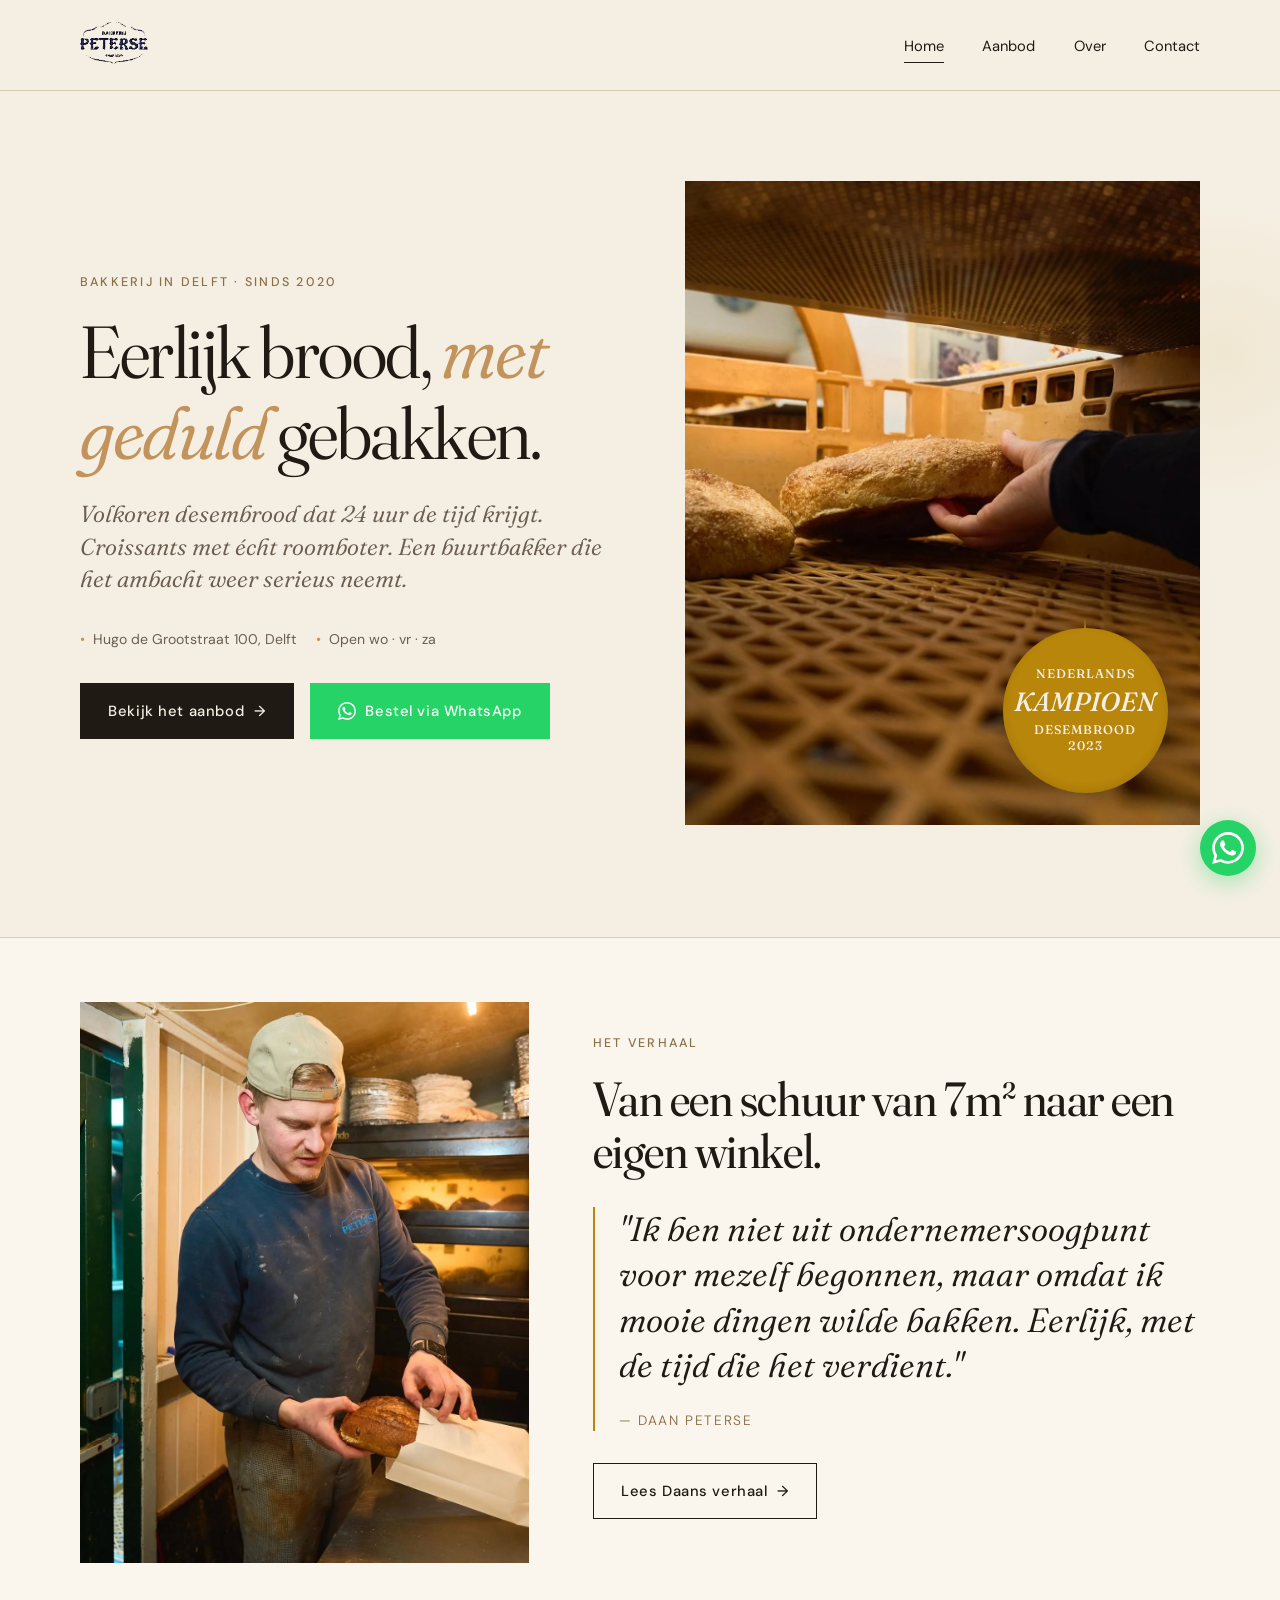
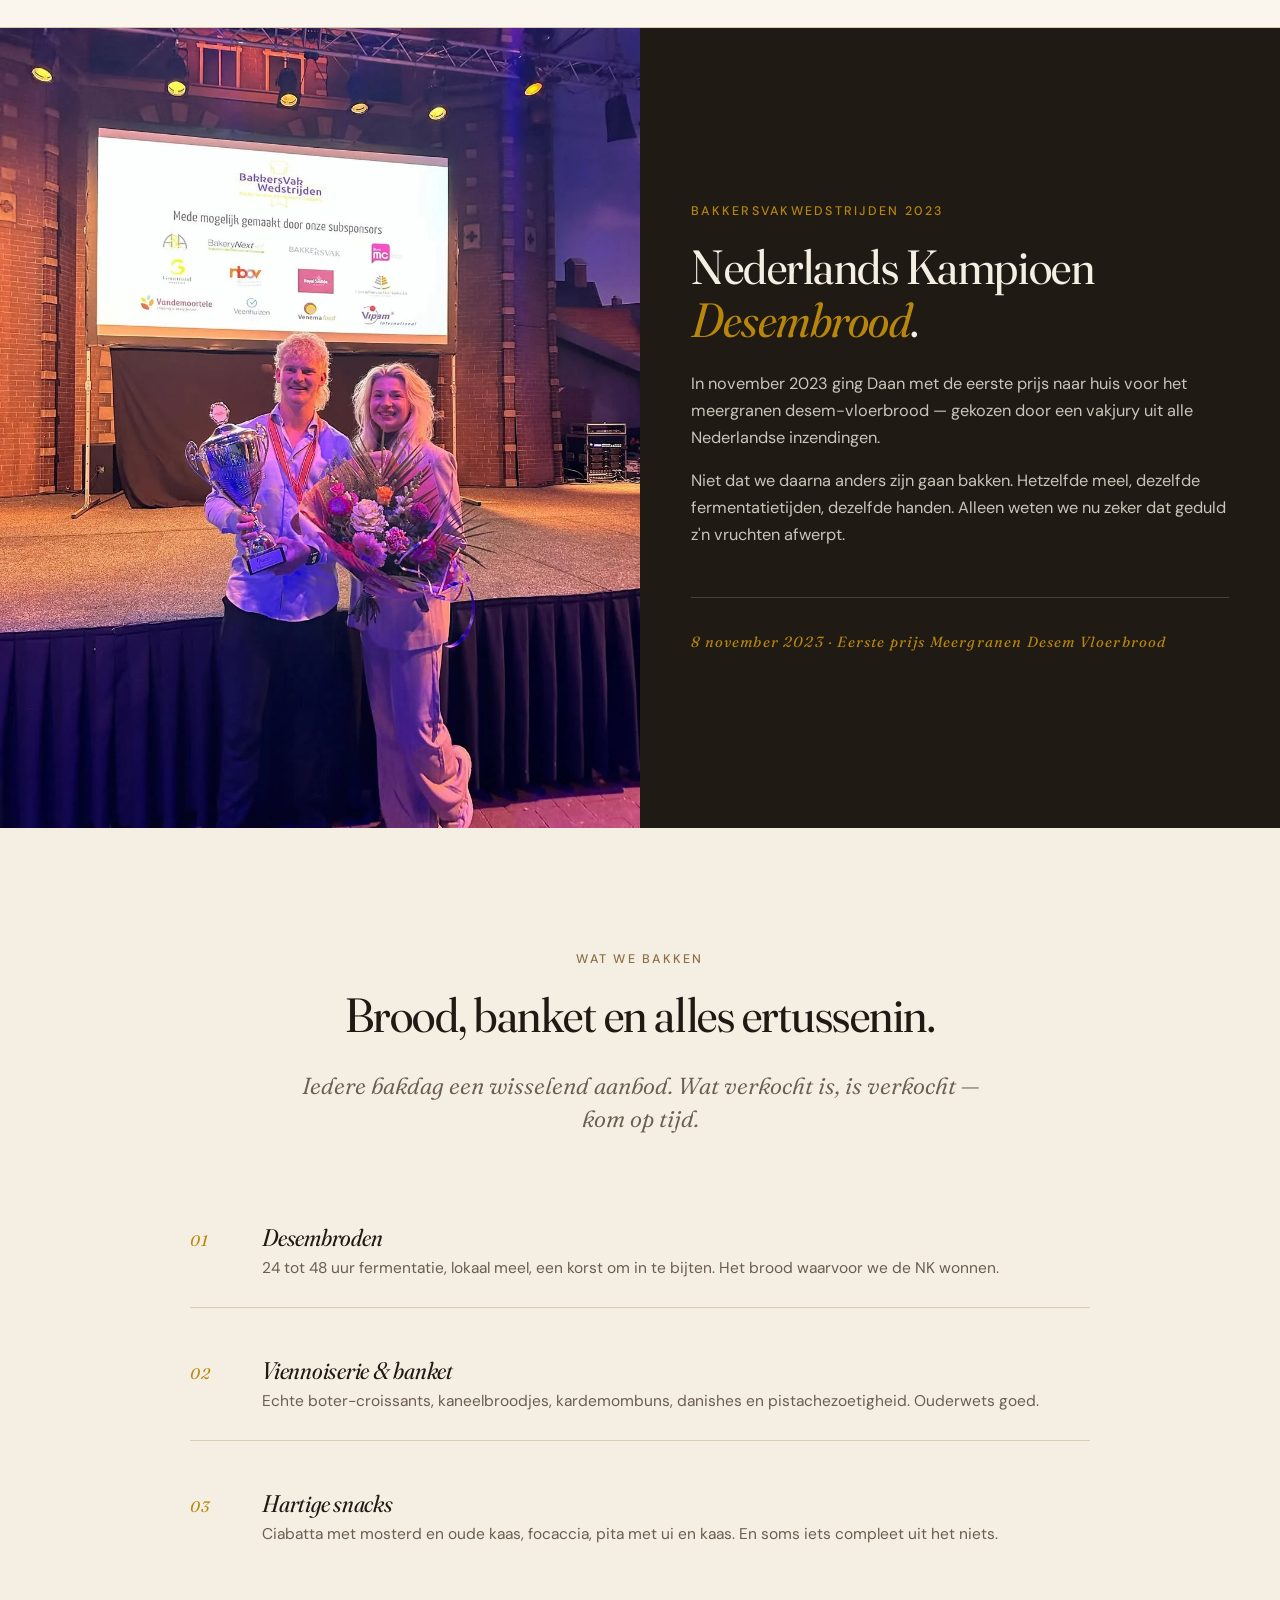
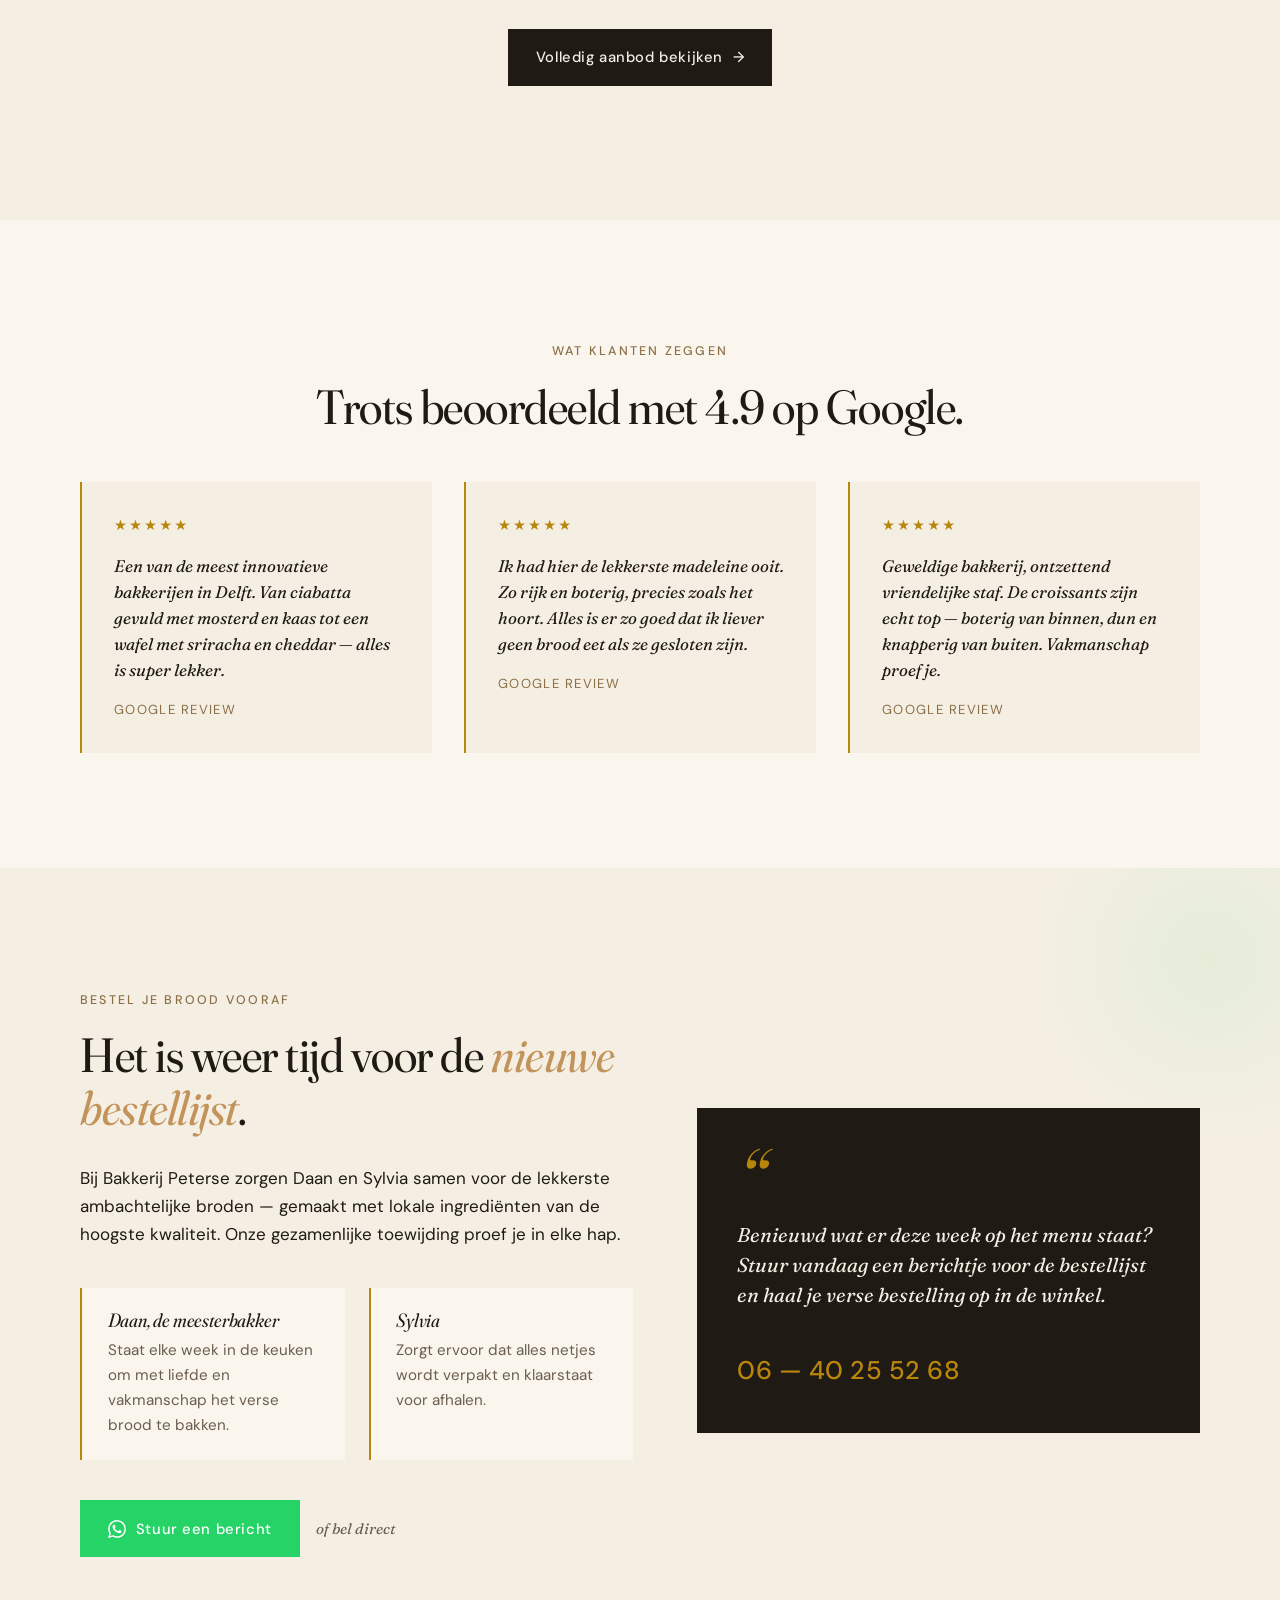
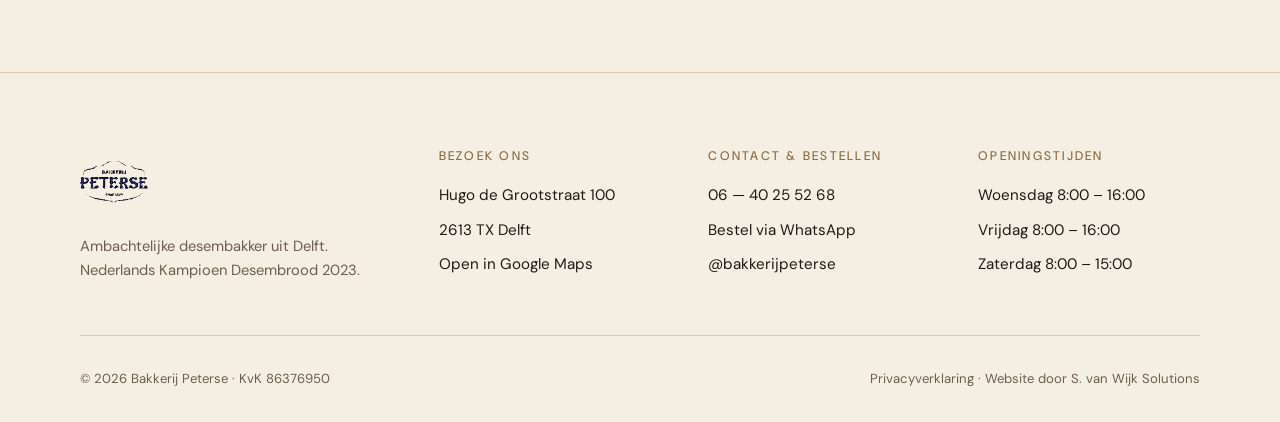
<file: index.html>
<!DOCTYPE html>
<html lang="nl">
<head>
  <meta charset="UTF-8" />
  <meta name="viewport" content="width=device-width, initial-scale=1.0" />

  <!-- SEO -->
  <title>Bakkerij Peterse Delft — Ambachtelijk desembrood | NK 2023</title>
  <meta name="description" content="Ambachtelijke bakkerij in Delft. Verse desembroden en viennoiserie van Daan en Sylvia Peterse — Nederlands Kampioen Desembrood 2023." />
  <meta name="robots" content="index, follow" />
  <link rel="canonical" href="https://www.bakkerijpeterse.nl/index.html" />

  <!-- Open Graph -->
  <meta property="og:title" content="Bakkerij Peterse Delft — Ambachtelijk desembrood" />
  <meta property="og:description" content="Verse desembroden uit Delft van Daan Peterse, Nederlands Kampioen Desembrood 2023." />
  <meta property="og:image" content="https://www.bakkerijpeterse.nl/assets/images/og-image.webp" />
  <meta property="og:url" content="https://www.bakkerijpeterse.nl/" />
  <meta property="og:type" content="website" />
  <meta property="og:locale" content="nl_NL" />

  <!-- Twitter -->
  <meta name="twitter:card" content="summary_large_image" />

  <!-- Favicon -->
  <link rel="icon" href="assets/images/favicon.ico" />

  <!-- Fonts -->
  <link rel="preconnect" href="https://fonts.googleapis.com" />
  <link rel="preconnect" href="https://fonts.gstatic.com" crossorigin />
  <link href="https://fonts.googleapis.com/css2?family=Fraunces:ital,opsz,wght,SOFT@0,9..144,300..700,30..100;1,9..144,300..700,30..100&family=DM+Sans:wght@400;500;700&display=swap" rel="stylesheet" />

  <!-- Stylesheet -->
  <link rel="stylesheet" href="style.css" />

  <!-- JSON-LD Structured Data: Bakery -->
  <script type="application/ld+json">
  {
    "@context": "https://schema.org",
    "@type": "Bakery",
    "name": "Bakkerij Peterse",
    "description": "Ambachtelijke bakkerij in Delft, gespecialiseerd in desembrood. Eigenaar Daan Peterse is Nederlands Kampioen Desembrood 2023. Bestel verse broden via WhatsApp.",
    "url": "https://www.bakkerijpeterse.nl/",
    "image": "https://www.bakkerijpeterse.nl/assets/images/og-image.webp",
    "telephone": "+31640255268",
    "email": "info@bakkerijpeterse.nl",
    "priceRange": "€€",
    "address": {
      "@type": "PostalAddress",
      "streetAddress": "Hugo de Grootstraat 100",
      "postalCode": "2613 TX",
      "addressLocality": "Delft",
      "addressCountry": "NL"
    },
    "geo": {
      "@type": "GeoCoordinates",
      "latitude": 52.0092962,
      "longitude": 4.3525276
    },
    "openingHoursSpecification": [
      { "@type": "OpeningHoursSpecification", "dayOfWeek": "Wednesday", "opens": "08:00", "closes": "16:00" },
      { "@type": "OpeningHoursSpecification", "dayOfWeek": "Friday",    "opens": "08:00", "closes": "16:00" },
      { "@type": "OpeningHoursSpecification", "dayOfWeek": "Saturday",  "opens": "08:00", "closes": "15:00" }
    ],
    "award": "Nederlands Kampioen Desembrood 2023",
    "sameAs": [
      "https://www.instagram.com/bakkerijpeterse",
      "https://www.facebook.com/p/BakkerijPeterse-100066676513815/"
    ]
  }
  </script>
</head>

<body data-page="home">

  <!-- Header (geladen via fetch) -->
  <div id="site-header"></div>

  <main>
    <!-- ===== HERO ===== -->
    <section class="hero">
      <div class="container">
        <div class="hero-grid">
          <div class="hero-text reveal">
            <span class="eyebrow">Bakkerij in Delft · sinds 2020</span>
            <h1>Eerlijk brood, <em>met geduld</em> gebakken.</h1>
            <p class="lead">Volkoren desembrood dat 24 uur de tijd krijgt. Croissants met écht roomboter. Een buurtbakker die het ambacht weer serieus neemt.</p>

            <div class="hero-meta">
              <span>Hugo de Grootstraat 100, Delft</span>
              <span>Open wo · vr · za</span>
            </div>

            <div class="hero-cta">
              <a href="aanbod.html" class="btn btn-primary btn-arrow">Bekijk het aanbod</a>
              <a href="https://wa.me/31640255268?text=Hoi%20Daan%2C%20ik%20wil%20graag%20bestellen%20van%20de%20bestellijst!"
                 class="btn btn-whatsapp"
                 target="_blank" rel="noopener">
                <svg viewBox="0 0 24 24" xmlns="http://www.w3.org/2000/svg" fill="currentColor" aria-hidden="true">
                  <path d="M17.472 14.382c-.297-.149-1.758-.867-2.03-.967-.273-.099-.471-.148-.67.15-.197.297-.767.966-.94 1.164-.173.199-.347.223-.644.075-.297-.15-1.255-.463-2.39-1.475-.883-.788-1.48-1.761-1.653-2.059-.173-.297-.018-.458.13-.606.134-.133.298-.347.446-.52.149-.174.198-.298.298-.497.099-.198.05-.371-.025-.52-.075-.149-.669-1.612-.916-2.207-.242-.579-.487-.5-.669-.51-.173-.008-.371-.01-.57-.01-.198 0-.52.074-.792.372-.272.297-1.04 1.016-1.04 2.479 0 1.462 1.065 2.875 1.213 3.074.149.198 2.096 3.2 5.077 4.487.709.306 1.262.489 1.694.625.712.227 1.36.195 1.871.118.571-.085 1.758-.719 2.006-1.413.248-.694.248-1.289.173-1.413-.074-.124-.272-.198-.57-.347m-5.421 7.403h-.004a9.87 9.87 0 01-5.031-1.378l-.361-.214-3.741.982.998-3.648-.235-.374a9.86 9.86 0 01-1.51-5.26c.001-5.45 4.436-9.884 9.888-9.884 2.64 0 5.122 1.03 6.988 2.898a9.825 9.825 0 012.893 6.994c-.003 5.45-4.437 9.884-9.885 9.884m8.413-18.297A11.815 11.815 0 0012.05 0C5.495 0 .16 5.335.157 11.892c0 2.096.547 4.142 1.588 5.945L.057 24l6.305-1.654a11.882 11.882 0 005.683 1.448h.005c6.554 0 11.89-5.335 11.893-11.893a11.821 11.821 0 00-3.48-8.413z"/>
                </svg>
                Bestel via WhatsApp
              </a>
            </div>
          </div>

          <div class="hero-image reveal">
            <img src="assets/images/hero.webp"
                 alt="Vers desembrood uit de oven van Bakkerij Peterse Delft"
                 width="1080" height="1350"
                 loading="eager" />
            <div class="champion-seal" role="img" aria-label="Nederlands Kampioen Desembrood 2023">
              <span>Nederlands</span>
              <strong>Kampioen</strong>
              <span>Desembrood<br>2023</span>
            </div>
          </div>
        </div>
      </div>
    </section>

    <!-- ===== VERHAAL SNIPPET ===== -->
    <section class="story-snippet section-tight">
      <div class="container">
        <div class="story-grid">
          <div class="story-image reveal">
            <img src="assets/images/ambacht.webp"
                 alt="Bakker pakt vers desembrood in een papieren zak in de bakkerij"
                 width="1080" height="1350" loading="lazy" />
          </div>

          <div class="reveal">
            <span class="eyebrow">Het verhaal</span>
            <h2>Van een schuur van 7m² naar een eigen winkel.</h2>
            <blockquote>
              "Ik ben niet uit ondernemersoogpunt voor mezelf begonnen, maar omdat ik mooie dingen wilde bakken. Eerlijk, met de tijd die het verdient."
              <cite>— Daan Peterse</cite>
            </blockquote>
            <p style="margin-top: 2rem;"><a href="over.html" class="btn btn-ghost btn-arrow">Lees Daans verhaal</a></p>
          </div>
        </div>
      </div>
    </section>

    <!-- ===== KAMPIOEN-SECTIE ===== -->
    <section class="kampioen">
      <div class="kampioen-grid">
        <div class="kampioen-image reveal">
          <img src="assets/images/kampioen.webp"
               alt="Daan Peterse op het podium van de Nederlandse Bakkersvakwedstrijden 2023 met de winnaarstrofee desembrood"
               width="1080" height="1349" loading="lazy" />
        </div>

        <div class="kampioen-text reveal">
          <span class="eyebrow">Bakkersvakwedstrijden 2023</span>
          <h2>Nederlands Kampioen <em>Desembrood</em>.</h2>
          <p>In november 2023 ging Daan met de eerste prijs naar huis voor het meergranen desem-vloerbrood — gekozen door een vakjury uit alle Nederlandse inzendingen.</p>
          <p>Niet dat we daarna anders zijn gaan bakken. Hetzelfde meel, dezelfde fermentatie­tijden, dezelfde handen. Alleen weten we nu zeker dat geduld z'n vruchten afwerpt.</p>

          <div class="kampioen-meta">8 november 2023 · Eerste prijs Meergranen Desem Vloerbrood</div>
        </div>
      </div>
    </section>

    <!-- ===== AANBOD TEASER ===== -->
    <section class="section">
      <div class="container">
        <div class="aanbod-intro reveal">
          <span class="eyebrow">Wat we bakken</span>
          <h2>Brood, banket en alles ertussenin.</h2>
          <p class="lead">Iedere bakdag een wisselend aanbod. Wat verkocht is, is verkocht — kom op tijd.</p>
        </div>

        <div class="aanbod-teaser">
          <div class="aanbod-teaser-item reveal">
            <span class="num">01</span>
            <div>
              <h3>Desembroden</h3>
              <p>24 tot 48 uur fermentatie, lokaal meel, een korst om in te bijten. Het brood waarvoor we de NK wonnen.</p>
            </div>
          </div>

          <div class="aanbod-teaser-item reveal">
            <span class="num">02</span>
            <div>
              <h3>Viennoiserie &amp; banket</h3>
              <p>Echte boter-croissants, kaneelbroodjes, kardemom­buns, danishes en pistache­zoetigheid. Ouderwets goed.</p>
            </div>
          </div>

          <div class="aanbod-teaser-item reveal">
            <span class="num">03</span>
            <div>
              <h3>Hartige snacks</h3>
              <p>Ciabatta met mosterd en oude kaas, focaccia, pita met ui en kaas. En soms iets compleet uit het niets.</p>
            </div>
          </div>
        </div>

        <p style="text-align:center; margin-top: 3.5rem;">
          <a href="aanbod.html" class="btn btn-primary btn-arrow">Volledig aanbod bekijken</a>
        </p>
      </div>
    </section>

    <!-- ===== REVIEWS ===== -->
    <section class="reviews section">
      <div class="container">
        <div class="reveal" style="text-align:center; max-width:680px; margin: 0 auto;">
          <span class="eyebrow">Wat klanten zeggen</span>
          <h2>Trots beoordeeld met 4.9 op Google.</h2>
        </div>

        <div class="reviews-grid">
          <article class="review reveal">
            <div class="review-stars" aria-label="5 sterren">★★★★★</div>
            <p>Een van de meest innovatieve bakkerijen in Delft. Van ciabatta gevuld met mosterd en kaas tot een wafel met sriracha en cheddar — alles is super lekker.</p>
            <cite>Google review</cite>
          </article>

          <article class="review reveal">
            <div class="review-stars" aria-label="5 sterren">★★★★★</div>
            <p>Ik had hier de lekkerste madeleine ooit. Zo rijk en boterig, precies zoals het hoort. Alles is er zo goed dat ik liever geen brood eet als ze gesloten zijn.</p>
            <cite>Google review</cite>
          </article>

          <article class="review reveal">
            <div class="review-stars" aria-label="5 sterren">★★★★★</div>
            <p>Geweldige bakkerij, ontzettend vriendelijke staf. De croissants zijn echt top — boterig van binnen, dun en knapperig van buiten. Vakmanschap proef je.</p>
            <cite>Google review</cite>
          </article>
        </div>
      </div>
    </section>

    <!-- ===== BESTEL-SECTIE (Daan & Sylvia + WhatsApp) ===== -->
    <section class="bestel-section section">
      <div class="container">
        <div class="bestel-grid">
          <div class="bestel-text reveal">
            <span class="eyebrow">Bestel je brood vooraf</span>
            <h2>Het is weer tijd voor de <em>nieuwe bestellijst</em>.</h2>
            <p>Bij Bakkerij Peterse zorgen Daan en Sylvia samen voor de lekkerste ambachtelijke broden — gemaakt met lokale ingrediënten van de hoogste kwaliteit. Onze gezamenlijke toewijding proef je in elke hap.</p>

            <div class="bestel-team">
              <div class="bestel-team-member">
                <h3>Daan, de meesterbakker</h3>
                <p>Staat elke week in de keuken om met liefde en vakmanschap het verse brood te bakken.</p>
              </div>
              <div class="bestel-team-member">
                <h3>Sylvia</h3>
                <p>Zorgt ervoor dat alles netjes wordt verpakt en klaarstaat voor afhalen.</p>
              </div>
            </div>

            <div class="bestel-cta">
              <a href="https://wa.me/31640255268?text=Hoi%20Daan%2C%20ik%20wil%20graag%20bestellen%20van%20de%20nieuwe%20bestellijst!"
                 class="btn btn-whatsapp"
                 target="_blank" rel="noopener">
                <svg viewBox="0 0 24 24" xmlns="http://www.w3.org/2000/svg" fill="currentColor" aria-hidden="true">
                  <path d="M17.472 14.382c-.297-.149-1.758-.867-2.03-.967-.273-.099-.471-.148-.67.15-.197.297-.767.966-.94 1.164-.173.199-.347.223-.644.075-.297-.15-1.255-.463-2.39-1.475-.883-.788-1.48-1.761-1.653-2.059-.173-.297-.018-.458.13-.606.134-.133.298-.347.446-.52.149-.174.198-.298.298-.497.099-.198.05-.371-.025-.52-.075-.149-.669-1.612-.916-2.207-.242-.579-.487-.5-.669-.51-.173-.008-.371-.01-.57-.01-.198 0-.52.074-.792.372-.272.297-1.04 1.016-1.04 2.479 0 1.462 1.065 2.875 1.213 3.074.149.198 2.096 3.2 5.077 4.487.709.306 1.262.489 1.694.625.712.227 1.36.195 1.871.118.571-.085 1.758-.719 2.006-1.413.248-.694.248-1.289.173-1.413-.074-.124-.272-.198-.57-.347m-5.421 7.403h-.004a9.87 9.87 0 01-5.031-1.378l-.361-.214-3.741.982.998-3.648-.235-.374a9.86 9.86 0 01-1.51-5.26c.001-5.45 4.436-9.884 9.888-9.884 2.64 0 5.122 1.03 6.988 2.898a9.825 9.825 0 012.893 6.994c-.003 5.45-4.437 9.884-9.885 9.884m8.413-18.297A11.815 11.815 0 0012.05 0C5.495 0 .16 5.335.157 11.892c0 2.096.547 4.142 1.588 5.945L.057 24l6.305-1.654a11.882 11.882 0 005.683 1.448h.005c6.554 0 11.89-5.335 11.893-11.893a11.821 11.821 0 00-3.48-8.413z"/>
                </svg>
                Stuur een bericht
              </a>
              <span class="bestel-cta-meta">of bel direct</span>
            </div>
          </div>

          <aside class="bestel-callout reveal">
            <span class="quote-mark">“</span>
            <p>Benieuwd wat er deze week op het menu staat? Stuur vandaag een berichtje voor de bestellijst en haal je verse bestelling op in de winkel.</p>
            <a href="tel:+31640255268" class="phone-number">06 — 40 25 52 68</a>
          </aside>
        </div>
      </div>
    </section>
  </main>

  <!-- Footer (geladen via fetch) -->
  <div id="site-footer"></div>

  <script src="js/script.js" defer></script>
</body>
</html>
</file>
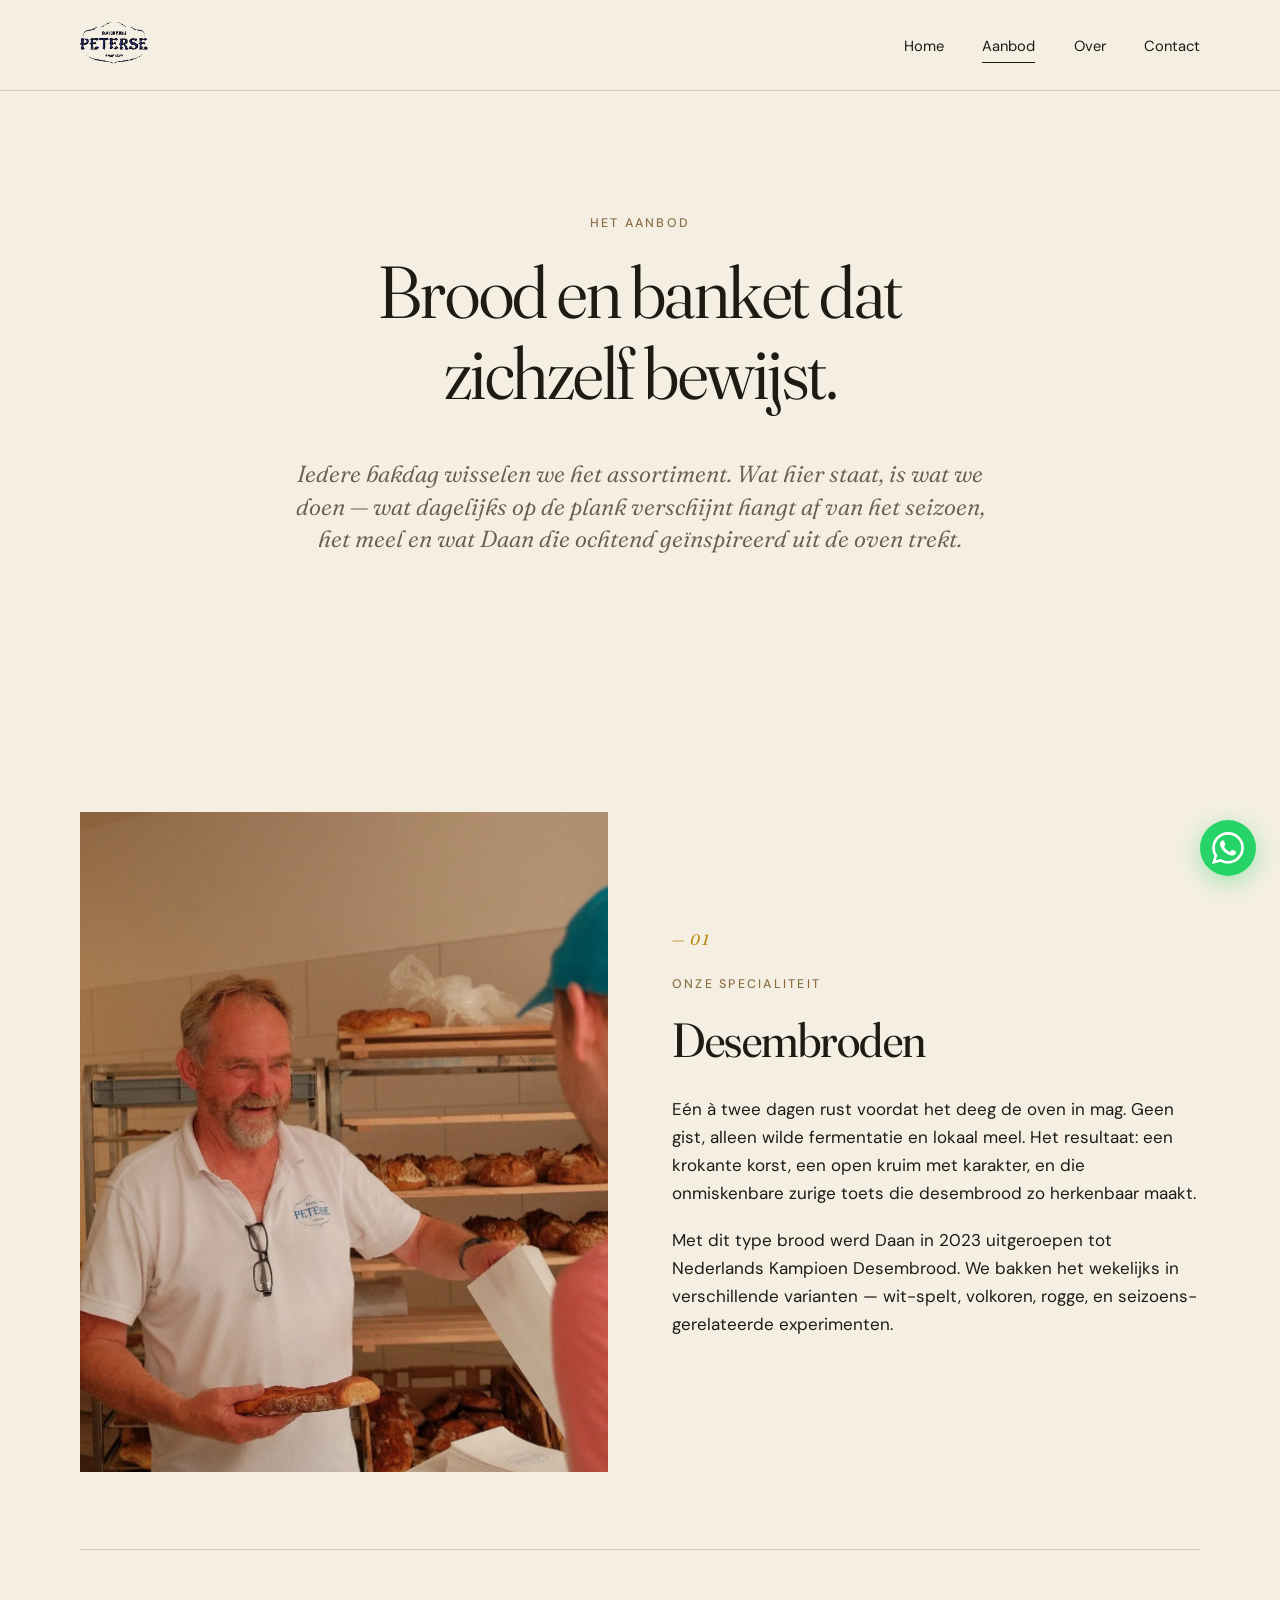
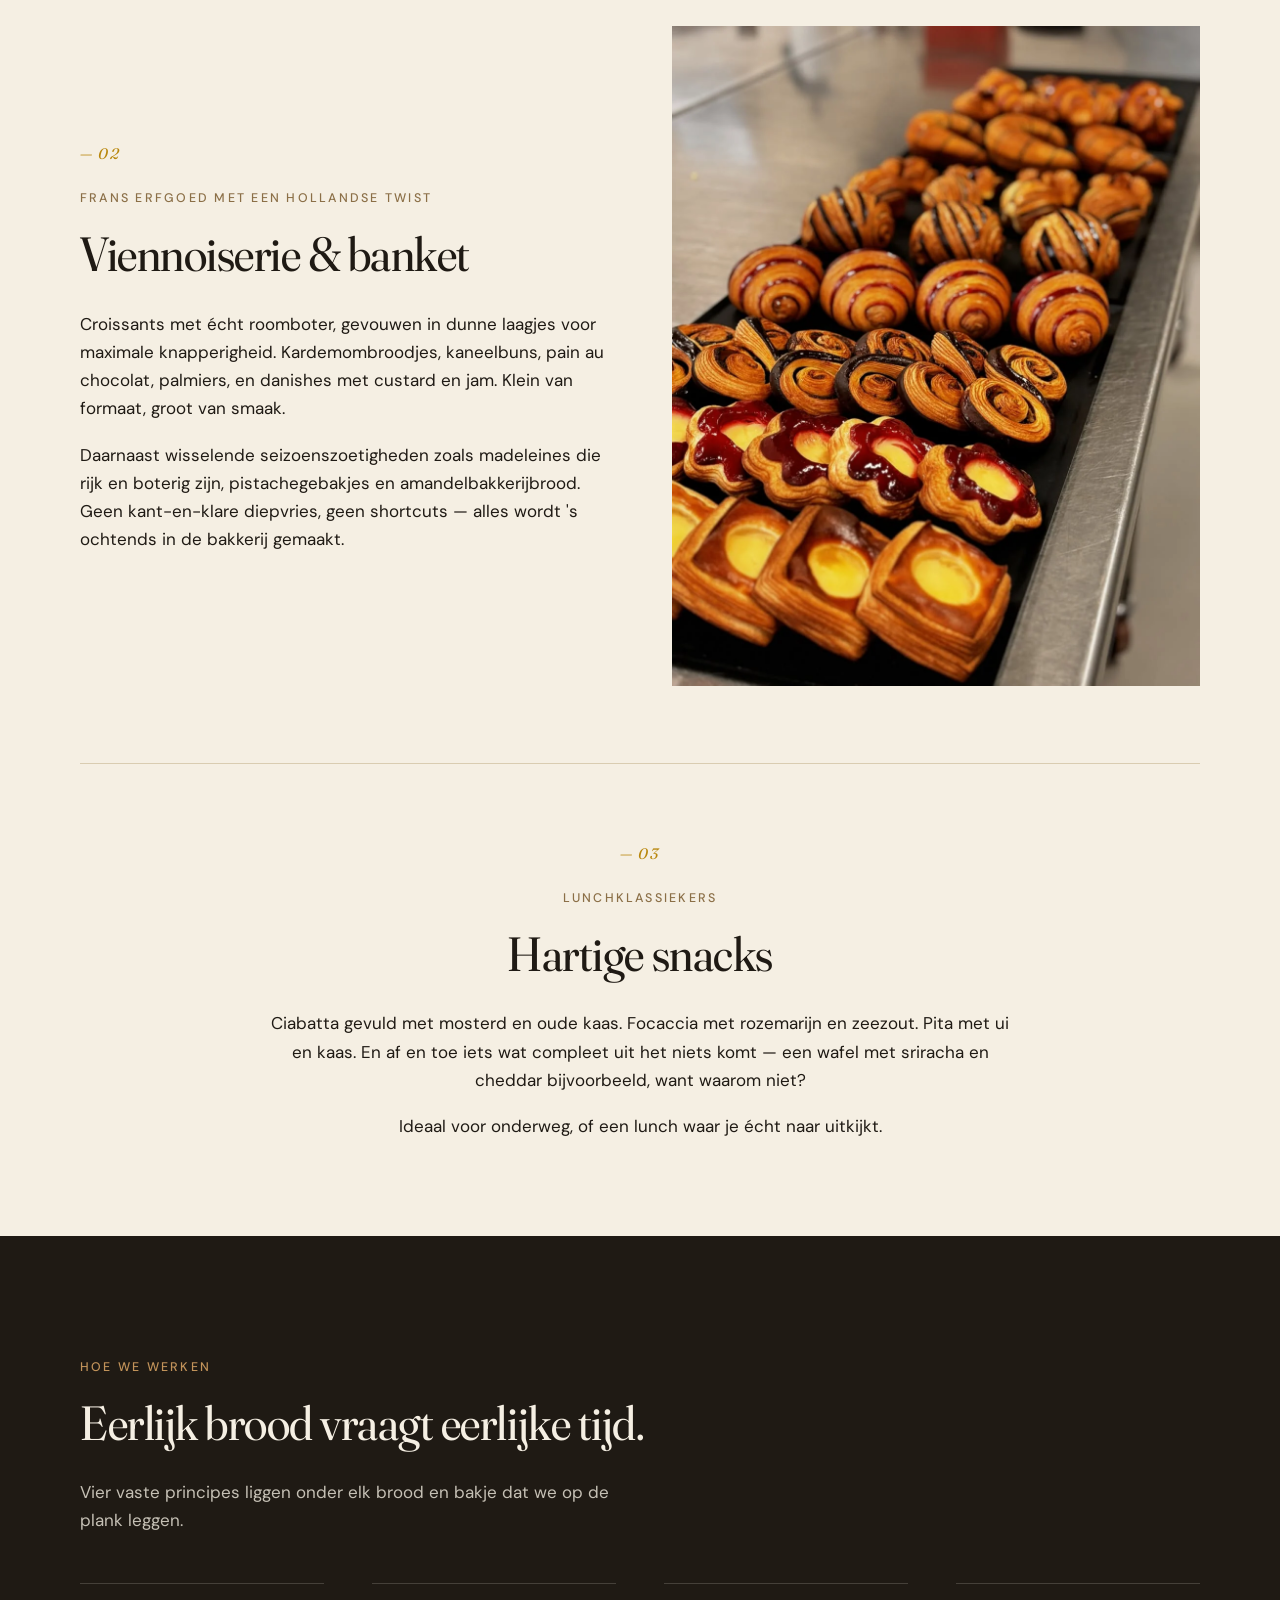
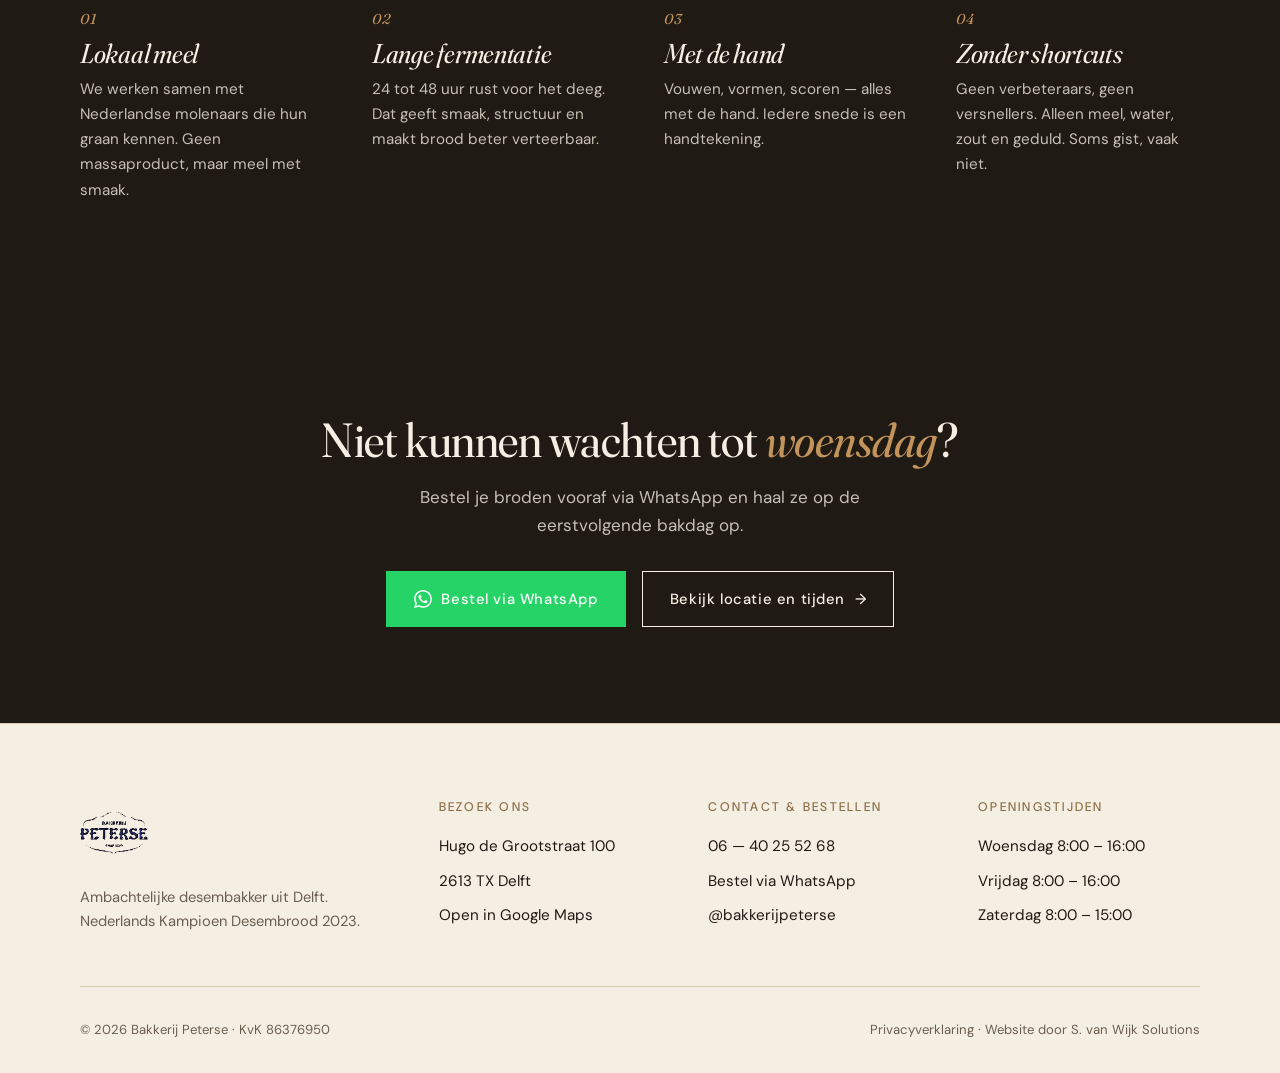
<file: aanbod.html>
<!DOCTYPE html>
<html lang="nl">
<head>
  <meta charset="UTF-8" />
  <meta name="viewport" content="width=device-width, initial-scale=1.0" />

  <!-- SEO -->
  <title>Aanbod — Desembrood en viennoiserie | Bakkerij Peterse Delft</title>
  <meta name="description" content="Verse desembroden, croissants, kardemombroodjes, focaccia en zoetigheid. Alles ambachtelijk gebakken in Delft door Daan Peterse." />
  <meta name="robots" content="index, follow" />
  <link rel="canonical" href="https://www.bakkerijpeterse.nl/aanbod.html" />

  <!-- Open Graph -->
  <meta property="og:title" content="Aanbod — Bakkerij Peterse Delft" />
  <meta property="og:description" content="Wat we bakken: desembroden, viennoiserie, focaccia en banket. Ambachtelijk in Delft." />
  <meta property="og:image" content="https://www.bakkerijpeterse.nl/assets/images/og-image.webp" />
  <meta property="og:url" content="https://www.bakkerijpeterse.nl/aanbod.html" />
  <meta property="og:type" content="website" />
  <meta property="og:locale" content="nl_NL" />

  <meta name="twitter:card" content="summary_large_image" />

  <link rel="icon" href="assets/images/favicon.ico" />

  <link rel="preconnect" href="https://fonts.googleapis.com" />
  <link rel="preconnect" href="https://fonts.gstatic.com" crossorigin />
  <link href="https://fonts.googleapis.com/css2?family=Fraunces:ital,opsz,wght,SOFT@0,9..144,300..700,30..100;1,9..144,300..700,30..100&family=DM+Sans:wght@400;500;700&display=swap" rel="stylesheet" />

  <link rel="stylesheet" href="style.css" />
</head>

<body data-page="aanbod">

  <div id="site-header"></div>

  <main>
    <!-- ===== INTRO ===== -->
    <section class="section">
      <div class="container">
        <div class="aanbod-intro reveal">
          <span class="eyebrow">Het aanbod</span>
          <h1>Brood en banket dat zichzelf bewijst.</h1>
          <p class="lead">Iedere bakdag wisselen we het assortiment. Wat hier staat, is wat we doen — wat dagelijks op de plank verschijnt hangt af van het seizoen, het meel en wat Daan die ochtend geïnspireerd uit de oven trekt.</p>
        </div>
      </div>
    </section>

    <!-- ===== DESEMBROOD ===== -->
    <section class="container">
      <article class="dienst-block">
        <div class="img reveal">
          <img src="assets/images/desembroden.webp"
               alt="Bakker van Bakkerij Peterse met versgebakken desembrood en rekken vol broden in de winkel"
               width="1066" height="1421" loading="lazy" />
        </div>
        <div class="reveal">
          <span class="num">— 01</span>
          <span class="eyebrow">Onze specialiteit</span>
          <h2>Desembroden</h2>
          <p>Eén à twee dagen rust voordat het deeg de oven in mag. Geen gist, alleen wilde fermentatie en lokaal meel. Het resultaat: een krokante korst, een open kruim met karakter, en die onmiskenbare zurige toets die desembrood zo herkenbaar maakt.</p>
          <p>Met dit type brood werd Daan in 2023 uitgeroepen tot Nederlands Kampioen Desembrood. We bakken het wekelijks in verschillende varianten — wit-spelt, volkoren, rogge, en seizoens­gerelateerde experimenten.</p>
        </div>
      </article>

      <hr class="divider" />

      <!-- ===== VIENNOISERIE & BANKET ===== -->
      <article class="dienst-block reverse">
        <div class="img reveal">
          <img src="assets/images/viennoiserie.webp"
               alt="Plateau met verse viennoiserie: chocoladecroissants, kaneelrolletjes, palmiers en danishes met custard en jam"
               width="1080" height="1350" loading="lazy" />
        </div>
        <div class="reveal">
          <span class="num">— 02</span>
          <span class="eyebrow">Frans erfgoed met een Hollandse twist</span>
          <h2>Viennoiserie &amp; banket</h2>
          <p>Croissants met écht roomboter, gevouwen in dunne laagjes voor maximale knapperigheid. Kardemombroodjes, kaneelbuns, pain au chocolat, palmiers, en danishes met custard en jam. Klein van formaat, groot van smaak.</p>
          <p>Daarnaast wisselende seizoens­zoetig­heden zoals madeleines die rijk en boterig zijn, pistache­gebakjes en amandel­bakkerijbrood. Geen kant-en-klare diepvries, geen shortcuts — alles wordt 's ochtends in de bakkerij gemaakt.</p>
        </div>
      </article>

      <hr class="divider" />

      <!-- ===== HARTIGE SNACKS (tekst, geen foto) ===== -->
      <article class="dienst-block" style="grid-template-columns: 1fr;">
        <div class="reveal" style="max-width: 760px; margin: 0 auto; text-align: center;">
          <span class="num">— 03</span>
          <span class="eyebrow">Lunchklassiekers</span>
          <h2>Hartige snacks</h2>
          <p>Ciabatta gevuld met mosterd en oude kaas. Focaccia met rozemarijn en zeezout. Pita met ui en kaas. En af en toe iets wat compleet uit het niets komt — een wafel met sriracha en cheddar bijvoorbeeld, want waarom niet?</p>
          <p>Ideaal voor onderweg, of een lunch waar je écht naar uitkijkt.</p>
        </div>
      </article>
    </section>

    <!-- ===== WERKPROCES ===== -->
    <section class="werkproces section">
      <div class="container">
        <div class="reveal">
          <span class="eyebrow">Hoe we werken</span>
          <h2>Eerlijk brood vraagt eerlijke tijd.</h2>
          <p style="max-width:560px; color: rgba(245,239,227,0.78);">Vier vaste principes liggen onder elk brood en bakje dat we op de plank leggen.</p>
        </div>

        <div class="werkproces-grid">
          <div class="werkproces-step reveal">
            <span class="num">01</span>
            <h3>Lokaal meel</h3>
            <p>We werken samen met Nederlandse molenaars die hun graan kennen. Geen massaproduct, maar meel met smaak.</p>
          </div>
          <div class="werkproces-step reveal">
            <span class="num">02</span>
            <h3>Lange fermentatie</h3>
            <p>24 tot 48 uur rust voor het deeg. Dat geeft smaak, structuur en maakt brood beter verteerbaar.</p>
          </div>
          <div class="werkproces-step reveal">
            <span class="num">03</span>
            <h3>Met de hand</h3>
            <p>Vouwen, vormen, scoren — alles met de hand. Iedere snede is een handtekening.</p>
          </div>
          <div class="werkproces-step reveal">
            <span class="num">04</span>
            <h3>Zonder shortcuts</h3>
            <p>Geen verbeteraars, geen versnellers. Alleen meel, water, zout en geduld. Soms gist, vaak niet.</p>
          </div>
        </div>
      </div>
    </section>

    <!-- ===== CTA STRIP ===== -->
    <section class="cta-strip">
      <div class="container reveal">
        <h2>Niet kunnen wachten tot <em>woensdag</em>?</h2>
        <p>Bestel je broden vooraf via WhatsApp en haal ze op de eerstvolgende bakdag op.</p>
        <div style="display:flex; gap:1rem; justify-content:center; flex-wrap:wrap;">
          <a href="https://wa.me/31640255268?text=Hoi%20Daan%2C%20ik%20wil%20graag%20bestellen!"
             class="btn btn-whatsapp"
             target="_blank" rel="noopener">
            <svg viewBox="0 0 24 24" xmlns="http://www.w3.org/2000/svg" fill="currentColor" aria-hidden="true">
              <path d="M17.472 14.382c-.297-.149-1.758-.867-2.03-.967-.273-.099-.471-.148-.67.15-.197.297-.767.966-.94 1.164-.173.199-.347.223-.644.075-.297-.15-1.255-.463-2.39-1.475-.883-.788-1.48-1.761-1.653-2.059-.173-.297-.018-.458.13-.606.134-.133.298-.347.446-.52.149-.174.198-.298.298-.497.099-.198.05-.371-.025-.52-.075-.149-.669-1.612-.916-2.207-.242-.579-.487-.5-.669-.51-.173-.008-.371-.01-.57-.01-.198 0-.52.074-.792.372-.272.297-1.04 1.016-1.04 2.479 0 1.462 1.065 2.875 1.213 3.074.149.198 2.096 3.2 5.077 4.487.709.306 1.262.489 1.694.625.712.227 1.36.195 1.871.118.571-.085 1.758-.719 2.006-1.413.248-.694.248-1.289.173-1.413-.074-.124-.272-.198-.57-.347m-5.421 7.403h-.004a9.87 9.87 0 01-5.031-1.378l-.361-.214-3.741.982.998-3.648-.235-.374a9.86 9.86 0 01-1.51-5.26c.001-5.45 4.436-9.884 9.888-9.884 2.64 0 5.122 1.03 6.988 2.898a9.825 9.825 0 012.893 6.994c-.003 5.45-4.437 9.884-9.885 9.884m8.413-18.297A11.815 11.815 0 0012.05 0C5.495 0 .16 5.335.157 11.892c0 2.096.547 4.142 1.588 5.945L.057 24l6.305-1.654a11.882 11.882 0 005.683 1.448h.005c6.554 0 11.89-5.335 11.893-11.893a11.821 11.821 0 00-3.48-8.413z"/>
            </svg>
            Bestel via WhatsApp
          </a>
          <a href="contact.html" class="btn btn-ghost btn-arrow">Bekijk locatie en tijden</a>
        </div>
      </div>
    </section>
  </main>

  <div id="site-footer"></div>

  <script src="js/script.js" defer></script>
</body>
</html>
</file>
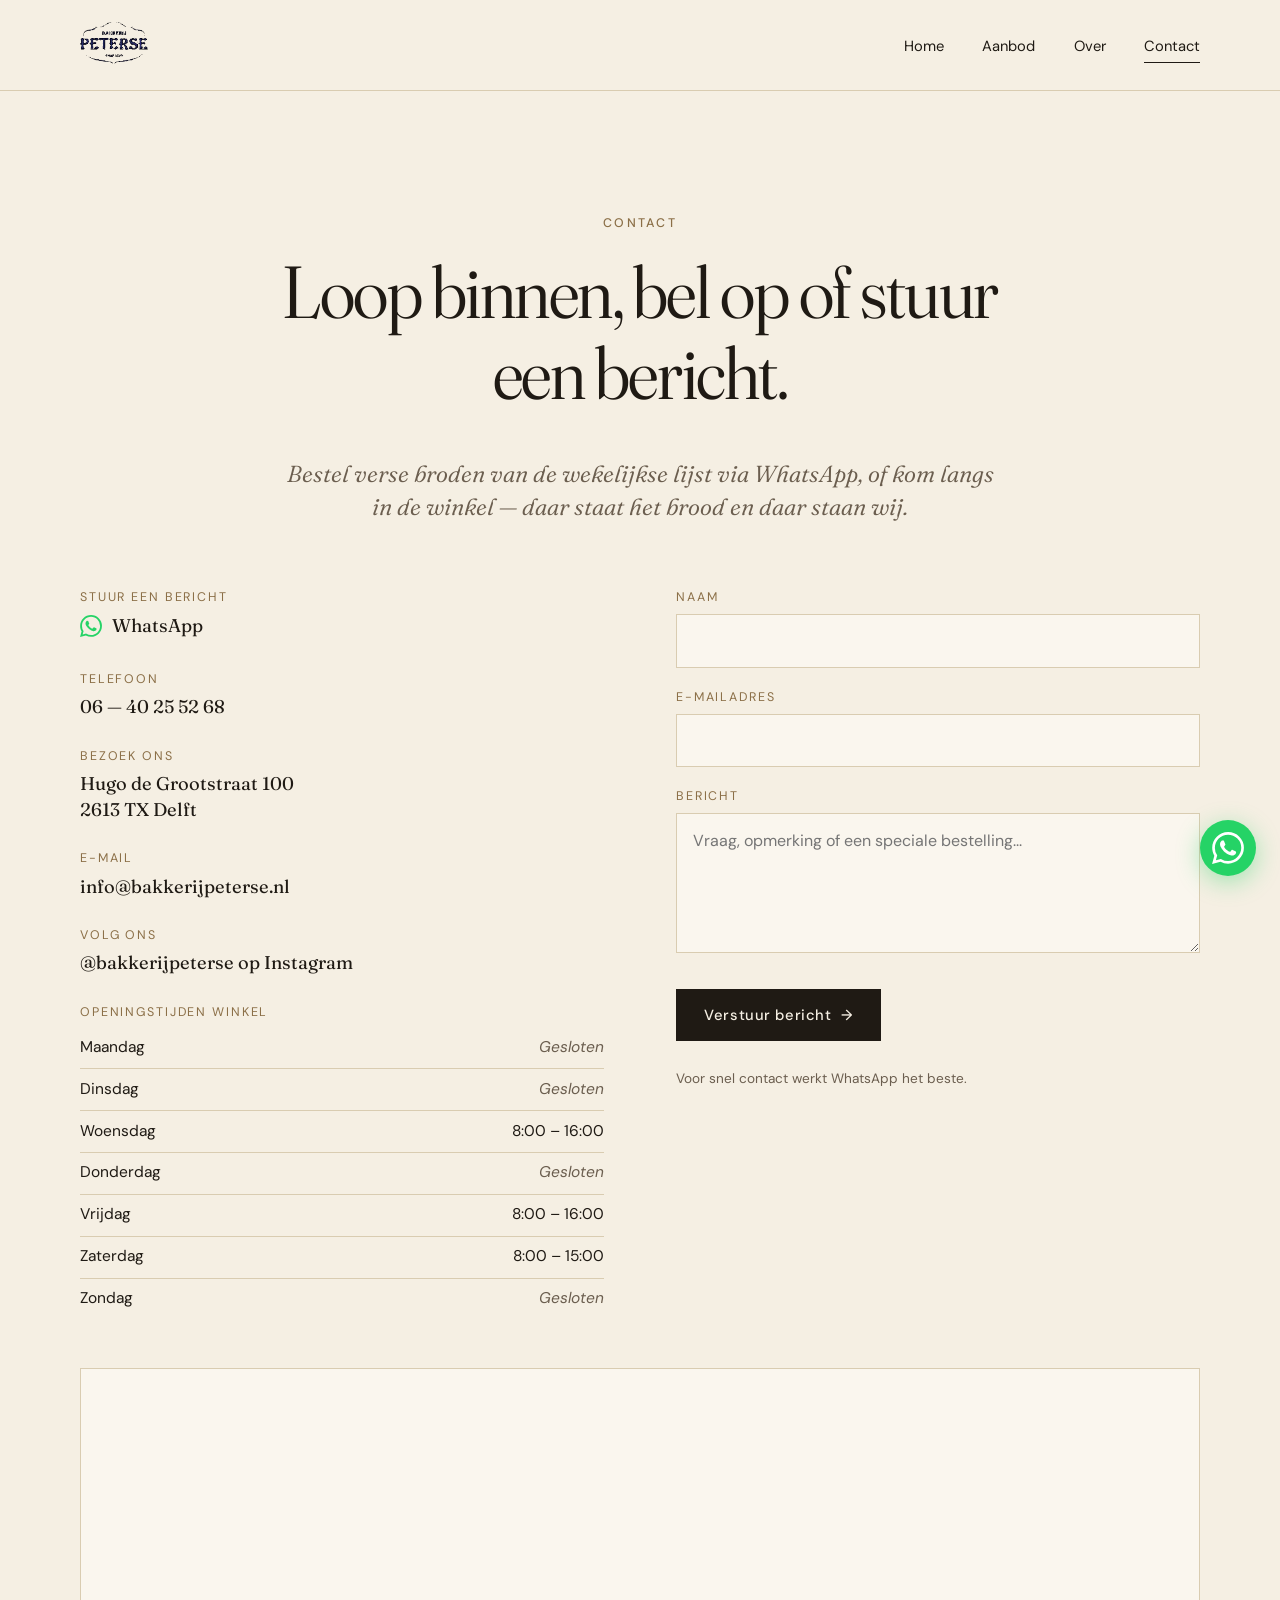
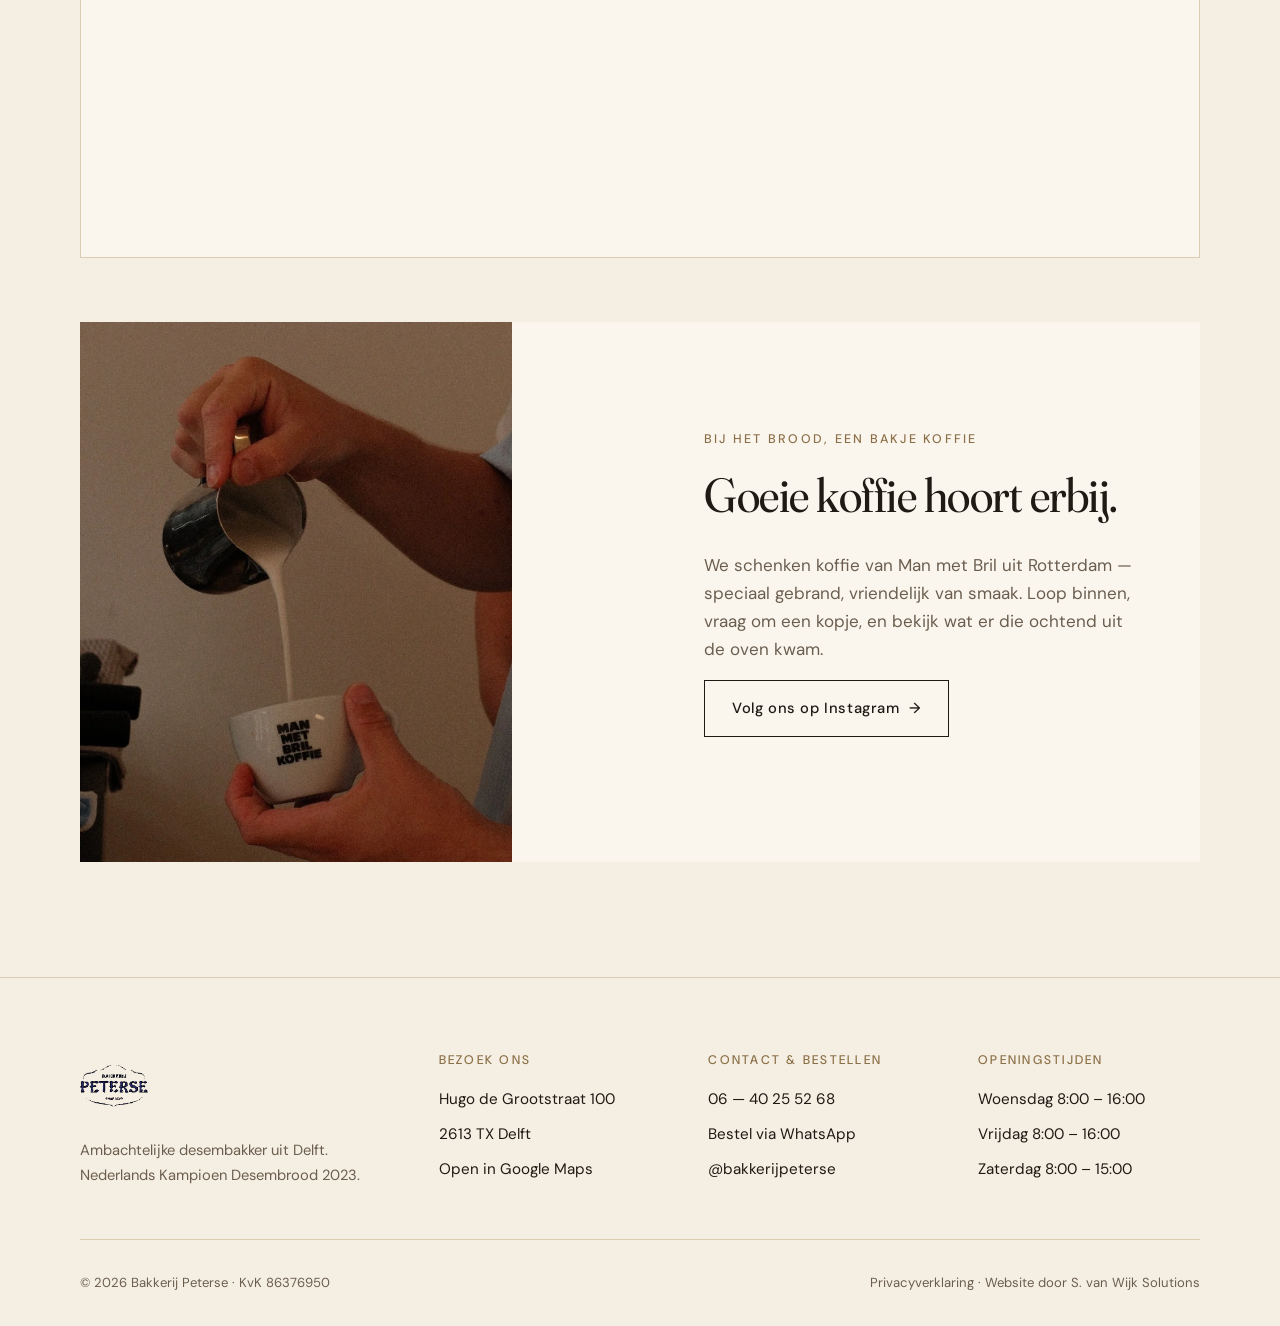
<file: contact.html>
<!DOCTYPE html>
<html lang="nl">
<head>
  <meta charset="UTF-8" />
  <meta name="viewport" content="width=device-width, initial-scale=1.0" />

  <!-- SEO -->
  <title>Contact, openingstijden en bestellen — Bakkerij Peterse Delft</title>
  <meta name="description" content="Bakkerij Peterse aan de Hugo de Grootstraat 100 in Delft. Open op woensdag, vrijdag en zaterdag. Bestel via WhatsApp 06-40255268." />
  <meta name="robots" content="index, follow" />
  <link rel="canonical" href="https://www.bakkerijpeterse.nl/contact.html" />

  <!-- Open Graph -->
  <meta property="og:title" content="Contact en openingstijden — Bakkerij Peterse" />
  <meta property="og:description" content="Hugo de Grootstraat 100, Delft. Open wo, vr en za. Bestel via WhatsApp." />
  <meta property="og:image" content="https://www.bakkerijpeterse.nl/assets/images/og-image.webp" />
  <meta property="og:url" content="https://www.bakkerijpeterse.nl/contact.html" />
  <meta property="og:type" content="website" />
  <meta property="og:locale" content="nl_NL" />

  <meta name="twitter:card" content="summary_large_image" />

  <link rel="icon" href="assets/images/favicon.ico" />

  <link rel="preconnect" href="https://fonts.googleapis.com" />
  <link rel="preconnect" href="https://fonts.gstatic.com" crossorigin />
  <link href="https://fonts.googleapis.com/css2?family=Fraunces:ital,opsz,wght,SOFT@0,9..144,300..700,30..100;1,9..144,300..700,30..100&family=DM+Sans:wght@400;500;700&display=swap" rel="stylesheet" />

  <link rel="stylesheet" href="style.css" />
</head>

<body data-page="contact">

  <div id="site-header"></div>

  <main>
    <section class="section">
      <div class="container">
        <div class="aanbod-intro reveal">
          <span class="eyebrow">Contact</span>
          <h1>Loop binnen, bel op of stuur een bericht.</h1>
          <p class="lead">Bestel verse broden van de wekelijkse lijst via WhatsApp, of kom langs in de winkel — daar staat het brood en daar staan wij.</p>
        </div>

        <div class="contact-grid">
          <!-- ===== CONTACT INFO ===== -->
          <div class="contact-info reveal">
            <dl>
              <div>
                <dt>Stuur een bericht</dt>
                <dd>
                  <a href="https://wa.me/31640255268?text=Hoi%20Daan%2C%20ik%20heb%20een%20vraag!"
                     target="_blank" rel="noopener"
                     style="display:inline-flex; align-items:center; gap:0.6rem;">
                    <svg viewBox="0 0 24 24" width="22" height="22" fill="#25D366" aria-hidden="true">
                      <path d="M17.472 14.382c-.297-.149-1.758-.867-2.03-.967-.273-.099-.471-.148-.67.15-.197.297-.767.966-.94 1.164-.173.199-.347.223-.644.075-.297-.15-1.255-.463-2.39-1.475-.883-.788-1.48-1.761-1.653-2.059-.173-.297-.018-.458.13-.606.134-.133.298-.347.446-.52.149-.174.198-.298.298-.497.099-.198.05-.371-.025-.52-.075-.149-.669-1.612-.916-2.207-.242-.579-.487-.5-.669-.51-.173-.008-.371-.01-.57-.01-.198 0-.52.074-.792.372-.272.297-1.04 1.016-1.04 2.479 0 1.462 1.065 2.875 1.213 3.074.149.198 2.096 3.2 5.077 4.487.709.306 1.262.489 1.694.625.712.227 1.36.195 1.871.118.571-.085 1.758-.719 2.006-1.413.248-.694.248-1.289.173-1.413-.074-.124-.272-.198-.57-.347m-5.421 7.403h-.004a9.87 9.87 0 01-5.031-1.378l-.361-.214-3.741.982.998-3.648-.235-.374a9.86 9.86 0 01-1.51-5.26c.001-5.45 4.436-9.884 9.888-9.884 2.64 0 5.122 1.03 6.988 2.898a9.825 9.825 0 012.893 6.994c-.003 5.45-4.437 9.884-9.885 9.884m8.413-18.297A11.815 11.815 0 0012.05 0C5.495 0 .16 5.335.157 11.892c0 2.096.547 4.142 1.588 5.945L.057 24l6.305-1.654a11.882 11.882 0 005.683 1.448h.005c6.554 0 11.89-5.335 11.893-11.893a11.821 11.821 0 00-3.48-8.413z"/>
                    </svg>
                    WhatsApp
                  </a>
                </dd>
              </div>

              <div>
                <dt>Telefoon</dt>
                <dd><a href="tel:+31640255268">06 — 40 25 52 68</a></dd>
              </div>

              <div>
                <dt>Bezoek ons</dt>
                <dd>
                  Hugo de Grootstraat 100<br />
                  2613 TX Delft
                </dd>
              </div>

              <div>
                <dt>E-mail</dt>
                <dd><a href="mailto:info@bakkerijpeterse.nl">info@bakkerijpeterse.nl</a></dd>
              </div>

              <div>
                <dt>Volg ons</dt>
                <dd><a href="https://www.instagram.com/bakkerijpeterse" target="_blank" rel="noopener">@bakkerijpeterse op Instagram</a></dd>
              </div>

              <div>
                <dt>Openingstijden winkel</dt>
                <dd>
                  <ul class="openingstijden">
                    <li><span>Maandag</span><span class="gesloten">Gesloten</span></li>
                    <li><span>Dinsdag</span><span class="gesloten">Gesloten</span></li>
                    <li><span>Woensdag</span><span>8:00 – 16:00</span></li>
                    <li><span>Donderdag</span><span class="gesloten">Gesloten</span></li>
                    <li><span>Vrijdag</span><span>8:00 – 16:00</span></li>
                    <li><span>Zaterdag</span><span>8:00 – 15:00</span></li>
                    <li><span>Zondag</span><span class="gesloten">Gesloten</span></li>
                  </ul>
                </dd>
              </div>
            </dl>
          </div>

          <!-- ===== FORMULIER ===== -->
          <div class="reveal">
            <form class="contact-form" action="https://formspree.io/f/JOUW_FORMSPREE_ID" method="POST" novalidate>
              <div>
                <label for="naam">Naam</label>
                <input type="text" id="naam" name="naam" required autocomplete="name" />
              </div>

              <div>
                <label for="email">E-mailadres</label>
                <input type="email" id="email" name="email" required autocomplete="email" />
              </div>

              <div>
                <label for="bericht">Bericht</label>
                <textarea id="bericht" name="bericht" required placeholder="Vraag, opmerking of een speciale bestelling..."></textarea>
              </div>

              <button type="submit" class="btn btn-primary btn-arrow">Verstuur bericht</button>
              <p style="font-size: 0.85rem; color: var(--muted); margin: 0.5rem 0 0;">Voor snel contact werkt WhatsApp het beste.</p>
            </form>
          </div>
        </div>

        <!-- ===== GOOGLE MAPS ===== -->
        <div class="map-wrapper reveal">
          <iframe
            src="https://www.google.com/maps/embed?pb=!1m18!1m12!1m3!1d2454.0!2d4.3525276!3d52.0092962!2m3!1f0!2f0!3f0!3m2!1i1024!2i768!4f13.1!3m3!1m2!1s0x47c5b50043301e23%3A0xbcf531e588286a43!2sBakkerij%20Peterse!5e0!3m2!1snl!2snl!4v1700000000000"
            width="600" height="450"
            loading="lazy"
            referrerpolicy="no-referrer-when-downgrade"
            title="Locatie Bakkerij Peterse op Google Maps">
          </iframe>
        </div>

        <!-- ===== SFEERFOTO ===== -->
        <div class="sfeer-banner reveal">
          <div class="sfeer-banner-image">
            <img src="assets/images/koffie-sfeer.webp"
                 alt="Opgeschuimde melk wordt geschonken in een witte koffiekop met de tekst Man met Bril Koffie"
                 width="1066" height="1421" loading="lazy" />
          </div>
          <div class="sfeer-banner-text">
            <span class="eyebrow">Bij het brood, een bakje koffie</span>
            <h2>Goeie koffie hoort erbij.</h2>
            <p>We schenken koffie van Man met Bril uit Rotterdam — speciaal gebrand, vriendelijk van smaak. Loop binnen, vraag om een kopje, en bekijk wat er die ochtend uit de oven kwam.</p>
            <p><a href="https://www.instagram.com/bakkerijpeterse" target="_blank" rel="noopener" class="btn btn-ghost btn-arrow">Volg ons op Instagram</a></p>
          </div>
        </div>
      </div>
    </section>
  </main>

  <div id="site-footer"></div>

  <script src="js/script.js" defer></script>
</body>
</html>
</file>
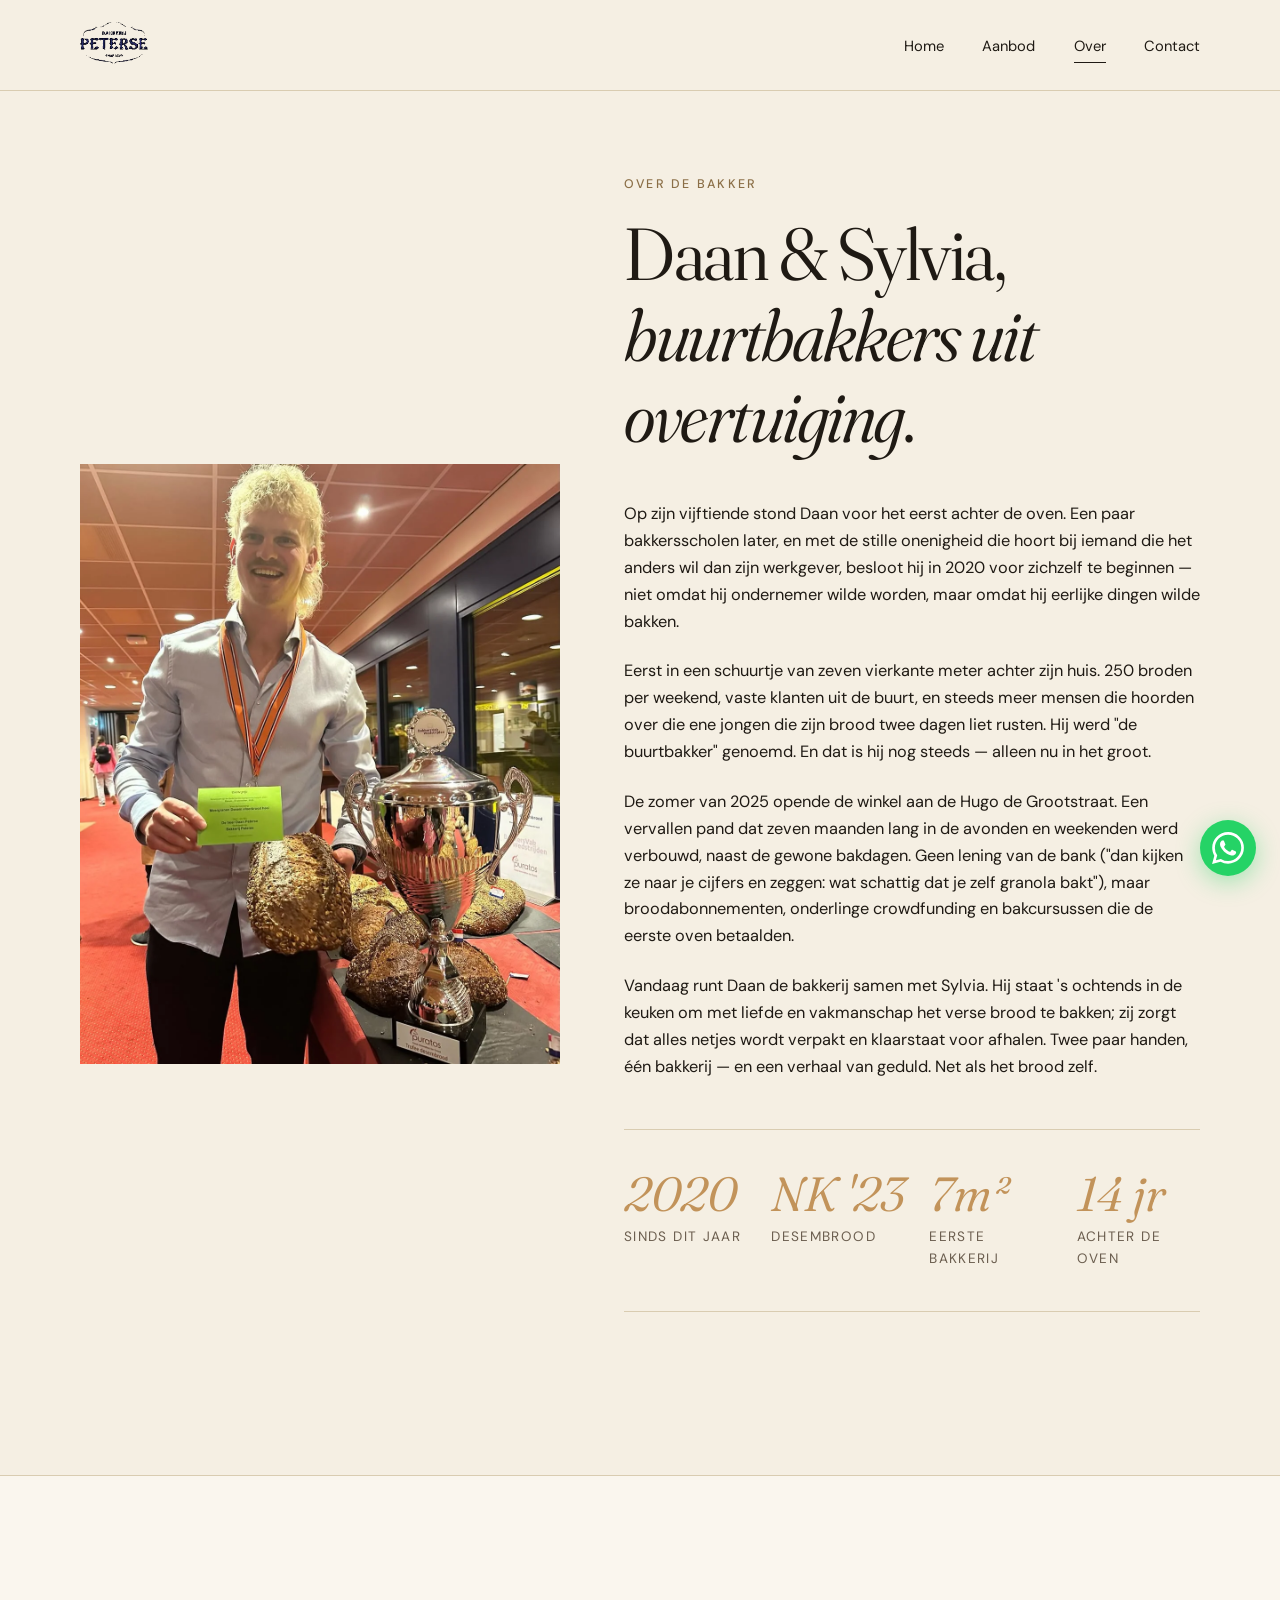
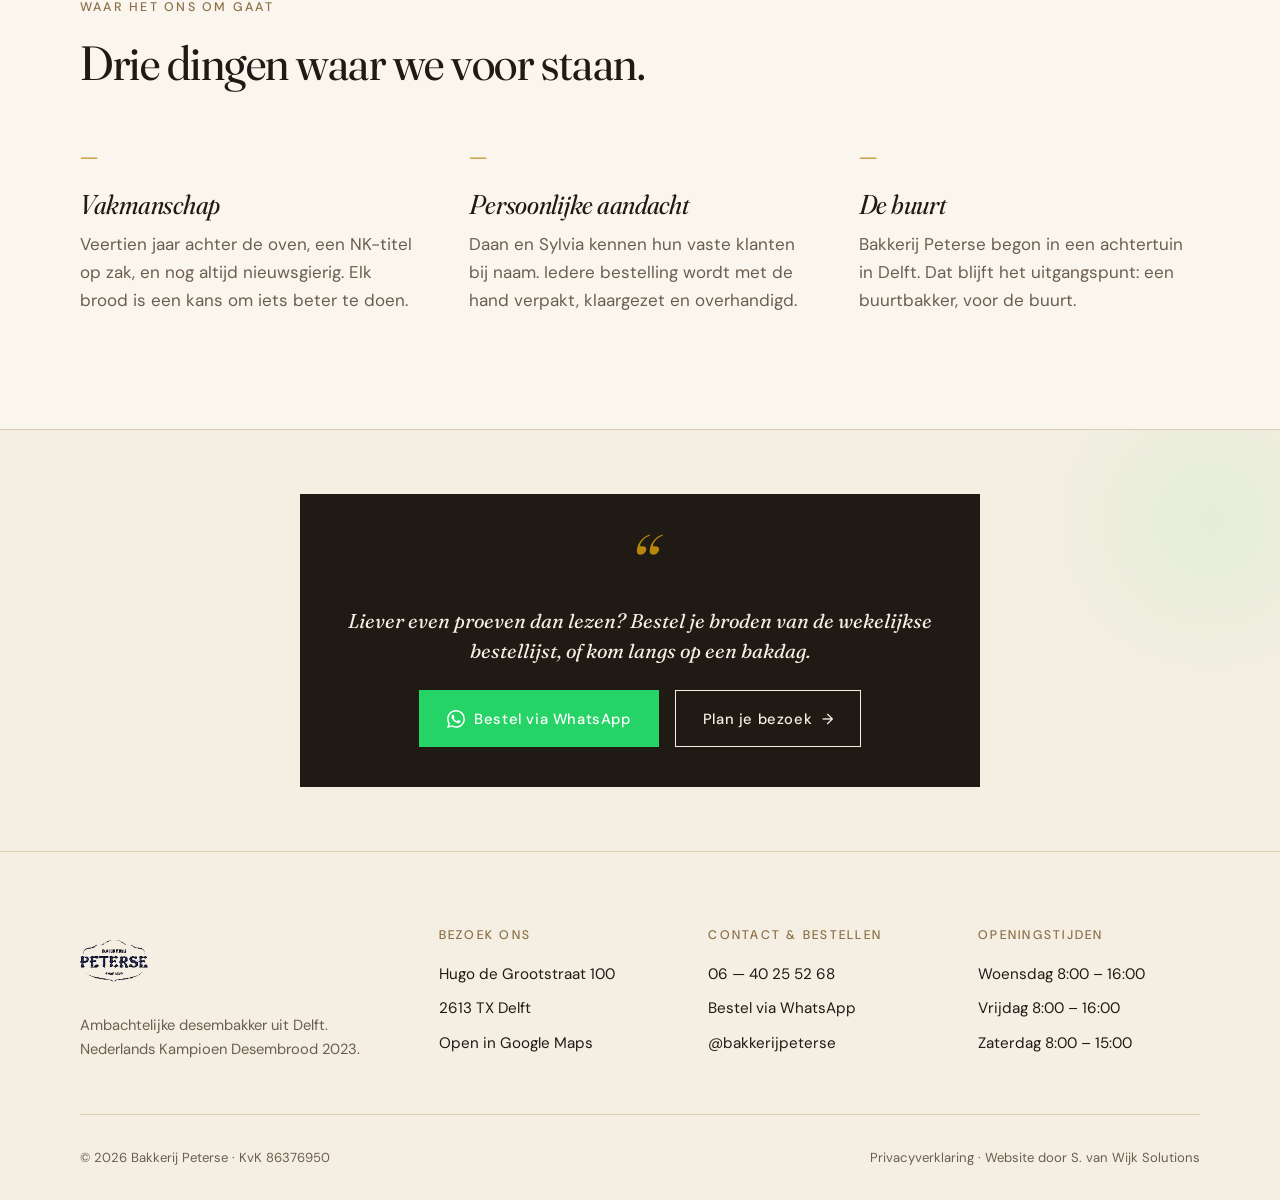
<file: over.html>
<!DOCTYPE html>
<html lang="nl">
<head>
  <meta charset="UTF-8" />
  <meta name="viewport" content="width=device-width, initial-scale=1.0" />

  <!-- SEO -->
  <title>Over Daan en Sylvia — Bakkerij Peterse Delft</title>
  <meta name="description" content="Het verhaal van Daan en Sylvia Peterse: van een schuur van 7m² naar een eigen bakkerij in Delft. Nederlands Kampioen Desembrood 2023." />
  <meta name="robots" content="index, follow" />
  <link rel="canonical" href="https://www.bakkerijpeterse.nl/over.html" />

  <!-- Open Graph -->
  <meta property="og:title" content="Over Bakkerij Peterse — het verhaal van Daan en Sylvia" />
  <meta property="og:description" content="Van een schuur van 7m² naar een eigen winkel in Delft. Het ambachtelijke verhaal achter Bakkerij Peterse." />
  <meta property="og:image" content="https://www.bakkerijpeterse.nl/assets/images/og-image.webp" />
  <meta property="og:url" content="https://www.bakkerijpeterse.nl/over.html" />
  <meta property="og:type" content="website" />
  <meta property="og:locale" content="nl_NL" />

  <meta name="twitter:card" content="summary_large_image" />

  <link rel="icon" href="assets/images/favicon.ico" />

  <link rel="preconnect" href="https://fonts.googleapis.com" />
  <link rel="preconnect" href="https://fonts.gstatic.com" crossorigin />
  <link href="https://fonts.googleapis.com/css2?family=Fraunces:ital,opsz,wght,SOFT@0,9..144,300..700,30..100;1,9..144,300..700,30..100&family=DM+Sans:wght@400;500;700&display=swap" rel="stylesheet" />

  <link rel="stylesheet" href="style.css" />
</head>

<body data-page="over">

  <div id="site-header"></div>

  <main>
    <!-- ===== OVER HERO ===== -->
    <section class="over-hero section">
      <div class="container">
        <div class="over-hero-grid">
          <div class="over-portret reveal">
            <img src="assets/images/daan-portret.webp"
                 alt="Daan Peterse met medaille en oorkonde, winnaar van het Nederlands Kampioenschap Desembrood 2023"
                 width="1080" height="1350" loading="eager" />
          </div>

          <div class="over-content reveal">
            <span class="eyebrow">Over de bakker</span>
            <h1>Daan &amp; Sylvia, <em>buurtbakkers uit overtuiging</em>.</h1>

            <article>
              <p>Op zijn vijftiende stond Daan voor het eerst achter de oven. Een paar bakkersscholen later, en met de stille onenigheid die hoort bij iemand die het anders wil dan zijn werkgever, besloot hij in 2020 voor zichzelf te beginnen — niet omdat hij ondernemer wilde worden, maar omdat hij eerlijke dingen wilde bakken.</p>

              <p>Eerst in een schuurtje van zeven vierkante meter achter zijn huis. 250 broden per weekend, vaste klanten uit de buurt, en steeds meer mensen die hoorden over die ene jongen die zijn brood twee dagen liet rusten. Hij werd "de buurtbakker" genoemd. En dat is hij nog steeds — alleen nu in het groot.</p>

              <p>De zomer van 2025 opende de winkel aan de Hugo de Grootstraat. Een vervallen pand dat zeven maanden lang in de avonden en weekenden werd verbouwd, naast de gewone bakdagen. Geen lening van de bank ("dan kijken ze naar je cijfers en zeggen: wat schattig dat je zelf granola bakt"), maar broodabonnementen, onderlinge crowdfunding en bakcursussen die de eerste oven betaalden.</p>

              <p>Vandaag runt Daan de bakkerij samen met Sylvia. Hij staat 's ochtends in de keuken om met liefde en vakmanschap het verse brood te bakken; zij zorgt dat alles netjes wordt verpakt en klaarstaat voor afhalen. Twee paar handen, één bakkerij — en een verhaal van geduld. Net als het brood zelf.</p>
            </article>

            <div class="over-stat">
              <div class="stat">
                <strong>2020</strong>
                <span>Sinds dit jaar</span>
              </div>
              <div class="stat">
                <strong>NK '23</strong>
                <span>Desembrood</span>
              </div>
              <div class="stat">
                <strong>7m²</strong>
                <span>Eerste bakkerij</span>
              </div>
              <div class="stat">
                <strong>14 jr</strong>
                <span>Achter de oven</span>
              </div>
            </div>
          </div>
        </div>
      </div>
    </section>

    <!-- ===== WAARDEN ===== -->
    <section class="waarden section">
      <div class="container">
        <div class="reveal" style="max-width:680px;">
          <span class="eyebrow">Waar het ons om gaat</span>
          <h2>Drie dingen waar we voor staan.</h2>
        </div>

        <div class="waarden-grid">
          <article class="waarde reveal">
            <h3>Vakmanschap</h3>
            <p>Veertien jaar achter de oven, een NK-titel op zak, en nog altijd nieuwsgierig. Elk brood is een kans om iets beter te doen.</p>
          </article>

          <article class="waarde reveal">
            <h3>Persoonlijke aandacht</h3>
            <p>Daan en Sylvia kennen hun vaste klanten bij naam. Iedere bestelling wordt met de hand verpakt, klaargezet en overhandigd.</p>
          </article>

          <article class="waarde reveal">
            <h3>De buurt</h3>
            <p>Bakkerij Peterse begon in een achtertuin in Delft. Dat blijft het uitgangspunt: een buurtbakker, voor de buurt.</p>
          </article>
        </div>
      </div>
    </section>

    <!-- ===== BESTEL CTA ===== -->
    <section class="bestel-section section-tight">
      <div class="container">
        <div class="bestel-callout reveal" style="max-width: 680px; margin: 0 auto; text-align: center;">
          <span class="quote-mark">“</span>
          <p>Liever even proeven dan lezen? Bestel je broden van de wekelijkse bestellijst, of kom langs op een bakdag.</p>
          <div style="display:flex; gap:1rem; justify-content:center; flex-wrap:wrap; margin-top:1.5rem;">
            <a href="https://wa.me/31640255268?text=Hoi%20Daan%2C%20ik%20wil%20graag%20bestellen%21"
               class="btn btn-whatsapp"
               target="_blank" rel="noopener">
              <svg viewBox="0 0 24 24" xmlns="http://www.w3.org/2000/svg" fill="currentColor" aria-hidden="true">
                <path d="M17.472 14.382c-.297-.149-1.758-.867-2.03-.967-.273-.099-.471-.148-.67.15-.197.297-.767.966-.94 1.164-.173.199-.347.223-.644.075-.297-.15-1.255-.463-2.39-1.475-.883-.788-1.48-1.761-1.653-2.059-.173-.297-.018-.458.13-.606.134-.133.298-.347.446-.52.149-.174.198-.298.298-.497.099-.198.05-.371-.025-.52-.075-.149-.669-1.612-.916-2.207-.242-.579-.487-.5-.669-.51-.173-.008-.371-.01-.57-.01-.198 0-.52.074-.792.372-.272.297-1.04 1.016-1.04 2.479 0 1.462 1.065 2.875 1.213 3.074.149.198 2.096 3.2 5.077 4.487.709.306 1.262.489 1.694.625.712.227 1.36.195 1.871.118.571-.085 1.758-.719 2.006-1.413.248-.694.248-1.289.173-1.413-.074-.124-.272-.198-.57-.347m-5.421 7.403h-.004a9.87 9.87 0 01-5.031-1.378l-.361-.214-3.741.982.998-3.648-.235-.374a9.86 9.86 0 01-1.51-5.26c.001-5.45 4.436-9.884 9.888-9.884 2.64 0 5.122 1.03 6.988 2.898a9.825 9.825 0 012.893 6.994c-.003 5.45-4.437 9.884-9.885 9.884m8.413-18.297A11.815 11.815 0 0012.05 0C5.495 0 .16 5.335.157 11.892c0 2.096.547 4.142 1.588 5.945L.057 24l6.305-1.654a11.882 11.882 0 005.683 1.448h.005c6.554 0 11.89-5.335 11.893-11.893a11.821 11.821 0 00-3.48-8.413z"/>
              </svg>
              Bestel via WhatsApp
            </a>
            <a href="contact.html" class="btn btn-ghost btn-arrow" style="color: var(--cream); border-color: var(--cream);">Plan je bezoek</a>
          </div>
        </div>
      </div>
    </section>
  </main>

  <div id="site-footer"></div>

  <script src="js/script.js" defer></script>
</body>
</html>
</file>
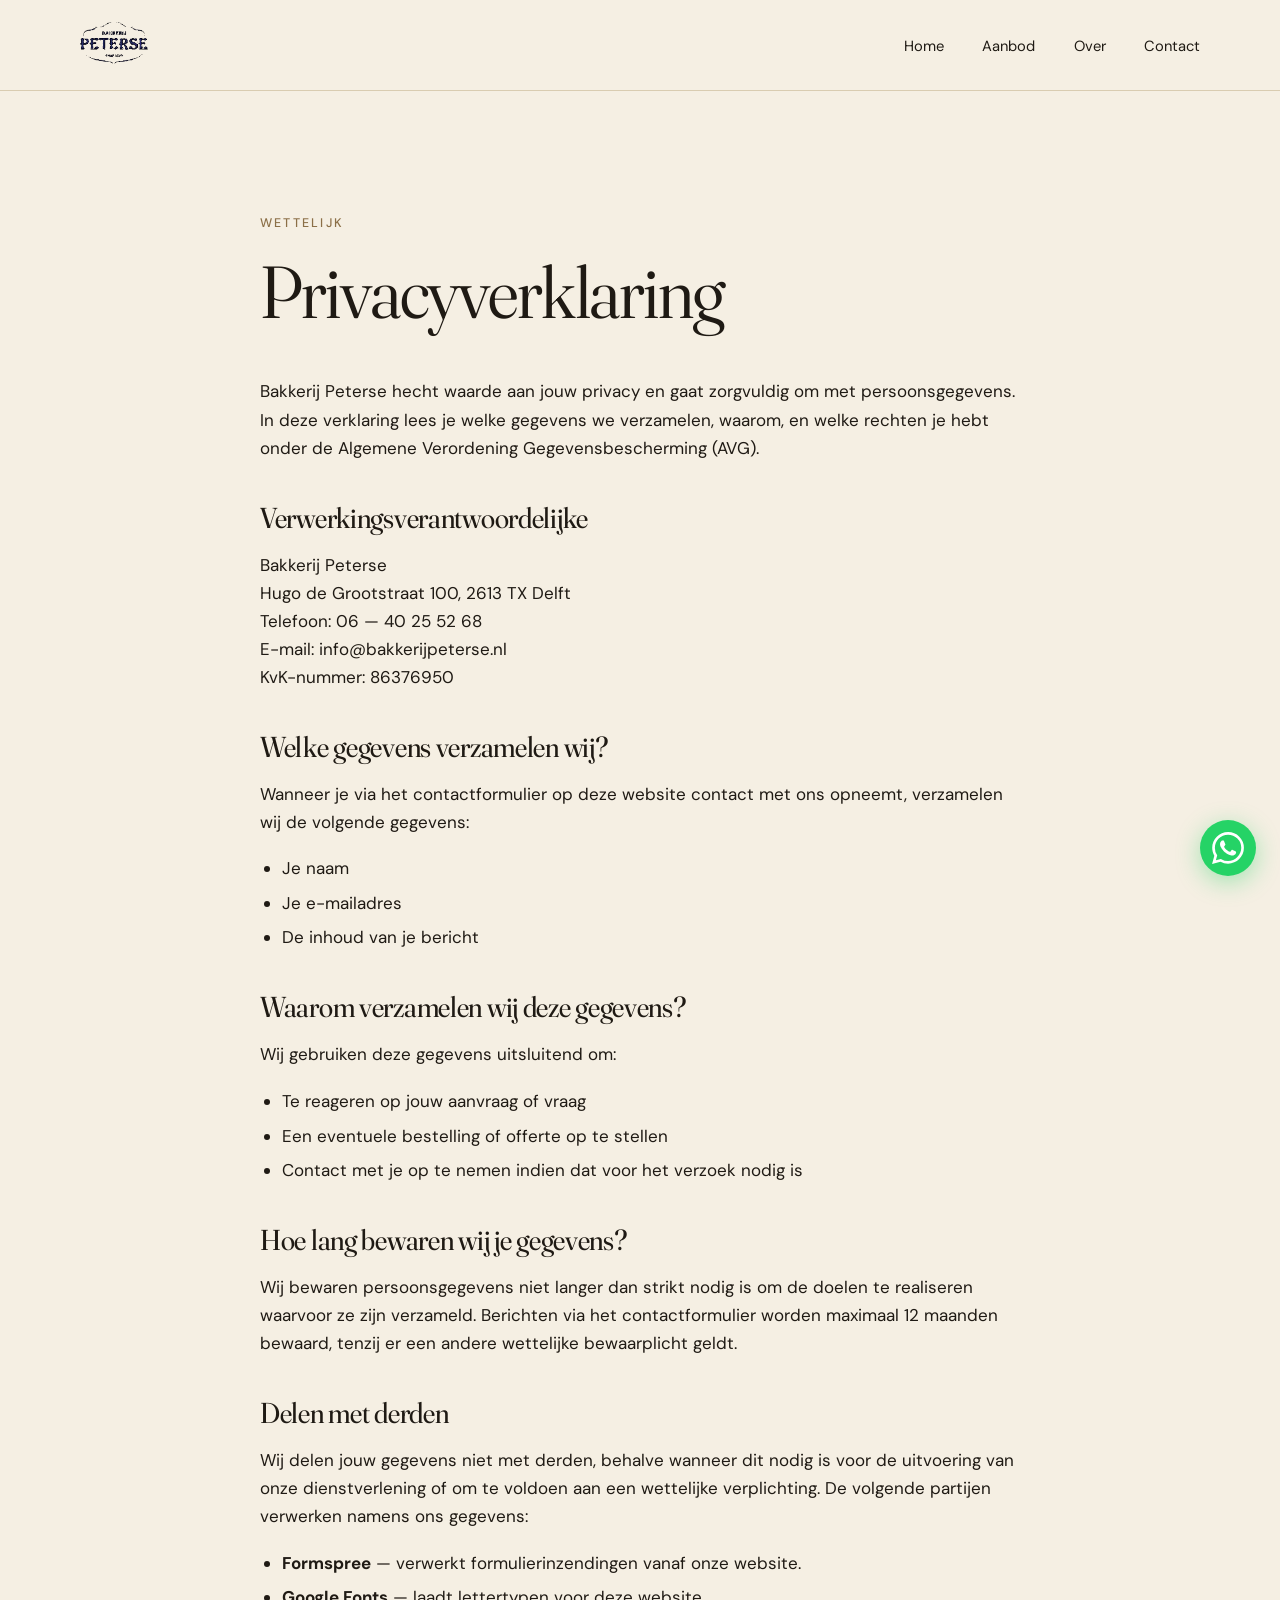
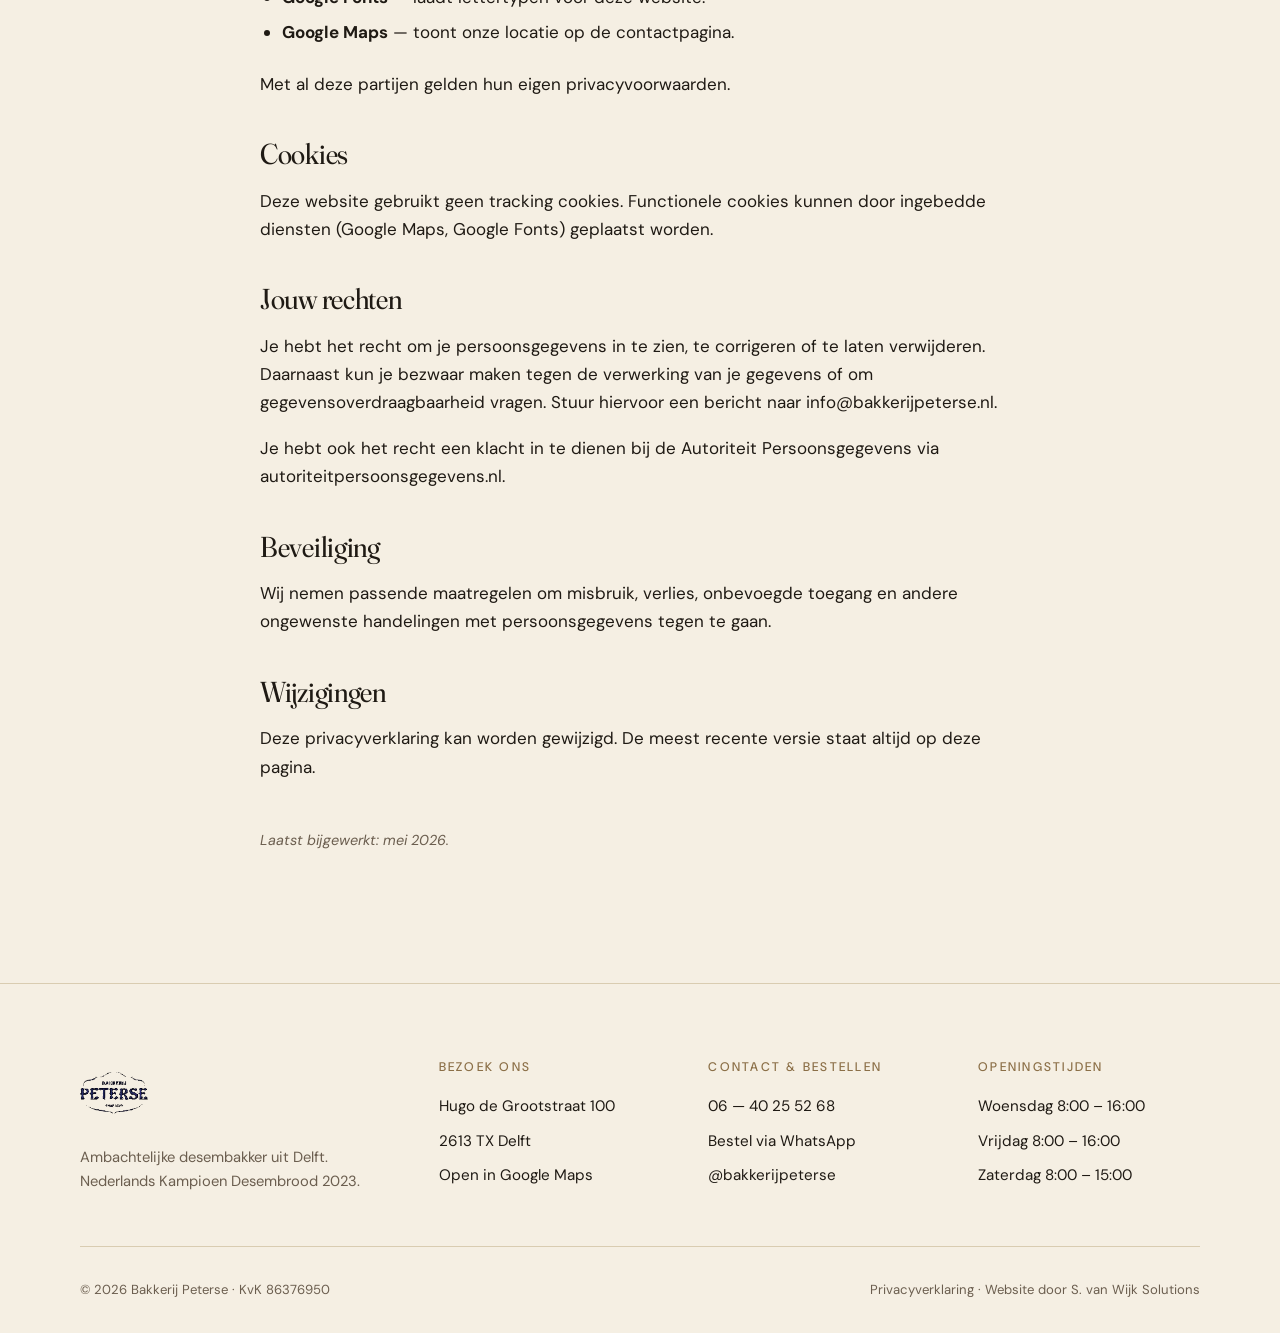
<file: privacy.html>
<!DOCTYPE html>
<html lang="nl">
<head>
  <meta charset="UTF-8" />
  <meta name="viewport" content="width=device-width, initial-scale=1.0" />

  <!-- SEO -->
  <title>Privacyverklaring — Bakkerij Peterse Delft</title>
  <meta name="description" content="Privacyverklaring van Bakkerij Peterse: hoe wij omgaan met persoonsgegevens onder de AVG." />
  <meta name="robots" content="noindex, follow" />
  <link rel="canonical" href="https://www.bakkerijpeterse.nl/privacy.html" />

  <!-- Open Graph -->
  <meta property="og:title" content="Privacyverklaring — Bakkerij Peterse" />
  <meta property="og:description" content="Privacyverklaring van Bakkerij Peterse Delft." />
  <meta property="og:image" content="https://www.bakkerijpeterse.nl/assets/images/og-image.webp" />
  <meta property="og:url" content="https://www.bakkerijpeterse.nl/privacy.html" />
  <meta property="og:type" content="website" />
  <meta property="og:locale" content="nl_NL" />

  <meta name="twitter:card" content="summary_large_image" />

  <link rel="icon" href="assets/images/favicon.ico" />

  <link rel="preconnect" href="https://fonts.googleapis.com" />
  <link rel="preconnect" href="https://fonts.gstatic.com" crossorigin />
  <link href="https://fonts.googleapis.com/css2?family=Fraunces:ital,opsz,wght,SOFT@0,9..144,300..700,30..100;1,9..144,300..700,30..100&family=DM+Sans:wght@400;500;700&display=swap" rel="stylesheet" />

  <link rel="stylesheet" href="style.css" />
</head>

<body data-page="privacy">

  <div id="site-header"></div>

  <main>
    <section class="section">
      <div class="container">
        <div class="privacy-content">
          <span class="eyebrow">Wettelijk</span>
          <h1>Privacyverklaring</h1>

          <p>Bakkerij Peterse hecht waarde aan jouw privacy en gaat zorgvuldig om met persoonsgegevens. In deze verklaring lees je welke gegevens we verzamelen, waarom, en welke rechten je hebt onder de Algemene Verordening Gegevensbescherming (AVG).</p>

          <h2>Verwerkingsverantwoordelijke</h2>
          <p>
            Bakkerij Peterse<br />
            Hugo de Grootstraat 100, 2613 TX Delft<br />
            Telefoon: <a href="tel:+31640255268">06 — 40 25 52 68</a><br />
            E-mail: <a href="mailto:info@bakkerijpeterse.nl">info@bakkerijpeterse.nl</a><br />
            KvK-nummer: 86376950
          </p>

          <h2>Welke gegevens verzamelen wij?</h2>
          <p>Wanneer je via het contactformulier op deze website contact met ons opneemt, verzamelen wij de volgende gegevens:</p>
          <ul>
            <li>Je naam</li>
            <li>Je e-mailadres</li>
            <li>De inhoud van je bericht</li>
          </ul>

          <h2>Waarom verzamelen wij deze gegevens?</h2>
          <p>Wij gebruiken deze gegevens uitsluitend om:</p>
          <ul>
            <li>Te reageren op jouw aanvraag of vraag</li>
            <li>Een eventuele bestelling of offerte op te stellen</li>
            <li>Contact met je op te nemen indien dat voor het verzoek nodig is</li>
          </ul>

          <h2>Hoe lang bewaren wij je gegevens?</h2>
          <p>Wij bewaren persoonsgegevens niet langer dan strikt nodig is om de doelen te realiseren waarvoor ze zijn verzameld. Berichten via het contactformulier worden maximaal 12 maanden bewaard, tenzij er een andere wettelijke bewaarplicht geldt.</p>

          <h2>Delen met derden</h2>
          <p>Wij delen jouw gegevens niet met derden, behalve wanneer dit nodig is voor de uitvoering van onze dienstverlening of om te voldoen aan een wettelijke verplichting. De volgende partijen verwerken namens ons gegevens:</p>
          <ul>
            <li><strong>Formspree</strong> — verwerkt formulierinzendingen vanaf onze website.</li>
            <li><strong>Google Fonts</strong> — laadt lettertypen voor deze website.</li>
            <li><strong>Google Maps</strong> — toont onze locatie op de contactpagina.</li>
          </ul>
          <p>Met al deze partijen gelden hun eigen privacyvoorwaarden.</p>

          <h2>Cookies</h2>
          <p>Deze website gebruikt geen tracking cookies. Functionele cookies kunnen door ingebedde diensten (Google Maps, Google Fonts) geplaatst worden.</p>

          <h2>Jouw rechten</h2>
          <p>Je hebt het recht om je persoonsgegevens in te zien, te corrigeren of te laten verwijderen. Daarnaast kun je bezwaar maken tegen de verwerking van je gegevens of om gegevensoverdraagbaarheid vragen. Stuur hiervoor een bericht naar <a href="mailto:info@bakkerijpeterse.nl">info@bakkerijpeterse.nl</a>.</p>

          <p>Je hebt ook het recht een klacht in te dienen bij de Autoriteit Persoonsgegevens via <a href="https://autoriteitpersoonsgegevens.nl" target="_blank" rel="noopener">autoriteitpersoonsgegevens.nl</a>.</p>

          <h2>Beveiliging</h2>
          <p>Wij nemen passende maatregelen om misbruik, verlies, onbevoegde toegang en andere ongewenste handelingen met persoonsgegevens tegen te gaan.</p>

          <h2>Wijzigingen</h2>
          <p>Deze privacyverklaring kan worden gewijzigd. De meest recente versie staat altijd op deze pagina.</p>

          <p style="margin-top:3rem; color: var(--muted); font-size: 0.9rem;"><em>Laatst bijgewerkt: mei 2026.</em></p>
        </div>
      </div>
    </section>
  </main>

  <div id="site-footer"></div>

  <script src="js/script.js" defer></script>
</body>
</html>
</file>
<file: style.css>
/* =========================================================
   BAKKERIJ PETERSE — STYLE.CSS
   Beeldstijl: A (Minimalistisch, editorial)
   Kleuren: warme bakkerij-aardetinten
   ========================================================= */

/* ---------- Design Tokens ---------- */
:root {
  /* Kleuren */
  --cream: #F5EFE3;
  --bone:  #FAF6EE;
  --ink:   #1F1A14;
  --clay:  #8B6F47;
  --crust: #C2935A;
  --gold:  #B8860B;
  --line:  #D9CCB1;
  --muted: #6B5E4F;

  /* Typografie */
  --font-display: 'Fraunces', 'Georgia', serif;
  --font-body: 'DM Sans', system-ui, -apple-system, sans-serif;

  /* Schaal */
  --maxw: 1200px;
  --gutter: clamp(1.25rem, 4vw, 2.5rem);

  /* Animatie */
  --ease: cubic-bezier(0.22, 1, 0.36, 1);
}

/* ---------- Reset ---------- */
*, *::before, *::after { box-sizing: border-box; }

html {
  scroll-behavior: smooth;
  -webkit-text-size-adjust: 100%;
}

body {
  margin: 0;
  font-family: var(--font-body);
  font-size: 17px;
  line-height: 1.65;
  color: var(--ink);
  background: var(--cream);
  overflow-x: hidden;
  -webkit-font-smoothing: antialiased;
  text-rendering: optimizeLegibility;
}

img, picture, svg, video {
  display: block;
  max-width: 100%;
  height: auto;
}

a {
  color: inherit;
  text-decoration: none;
  transition: color 0.25s var(--ease);
}

button {
  font-family: inherit;
  cursor: pointer;
  border: none;
  background: none;
}

/* ---------- Typografie ---------- */
h1, h2, h3, h4 {
  font-family: var(--font-display);
  font-weight: 400;
  font-variation-settings: "SOFT" 30, "WONK" 0, "opsz" 144;
  line-height: 1.1;
  letter-spacing: -0.01em;
  margin: 0 0 0.6em;
  color: var(--ink);
}

h1 {
  font-size: clamp(2.4rem, 6vw, 4.6rem);
  font-weight: 350;
  letter-spacing: -0.02em;
}

h2 {
  font-size: clamp(1.9rem, 4vw, 3rem);
}

h3 {
  font-size: clamp(1.3rem, 2.5vw, 1.7rem);
}

p { margin: 0 0 1.1em; }

.eyebrow {
  display: inline-block;
  font-family: var(--font-body);
  font-size: 0.78rem;
  font-weight: 500;
  letter-spacing: 0.18em;
  text-transform: uppercase;
  color: var(--clay);
  margin-bottom: 1.2rem;
}

.lead {
  font-family: var(--font-display);
  font-size: clamp(1.15rem, 2vw, 1.45rem);
  font-weight: 350;
  line-height: 1.4;
  color: var(--muted);
  font-style: italic;
}

/* ---------- Layout helpers ---------- */
.container {
  width: 100%;
  max-width: var(--maxw);
  margin: 0 auto;
  padding-left: var(--gutter);
  padding-right: var(--gutter);
}

.section {
  padding: clamp(4rem, 9vw, 7.5rem) 0;
}

.section-tight {
  padding: clamp(2.5rem, 5vw, 4rem) 0;
}

.divider {
  height: 1px;
  background: var(--line);
  border: none;
  margin: 0;
}

/* ---------- Buttons ---------- */
.btn {
  display: inline-flex;
  align-items: center;
  gap: 0.6rem;
  padding: 0.95rem 1.7rem;
  font-family: var(--font-body);
  font-size: 0.92rem;
  font-weight: 500;
  letter-spacing: 0.04em;
  border-radius: 0;
  cursor: pointer;
  transition: all 0.3s var(--ease);
  border: 1px solid transparent;
}

.btn-primary {
  background: var(--ink);
  color: var(--cream);
}
.btn-primary:hover {
  background: var(--crust);
  color: var(--bone);
  transform: translateY(-2px);
}

.btn-ghost {
  background: transparent;
  color: var(--ink);
  border-color: var(--ink);
}
.btn-ghost:hover {
  background: var(--ink);
  color: var(--cream);
}

.btn-arrow::after {
  content: "→";
  transition: transform 0.3s var(--ease);
}
.btn-arrow:hover::after {
  transform: translateX(4px);
}

/* ---------- WhatsApp button ---------- */
.btn-whatsapp {
  background: #25D366;
  color: #fff;
  border-color: #25D366;
}
.btn-whatsapp:hover {
  background: #1da851;
  border-color: #1da851;
  color: #fff;
  transform: translateY(-2px);
}

.btn-whatsapp svg {
  width: 18px;
  height: 18px;
  flex-shrink: 0;
}

/* Floating WhatsApp bubble (rechtsonder, alle pagina's) */
.whatsapp-float {
  position: fixed;
  bottom: 1.5rem;
  right: 1.5rem;
  width: 56px;
  height: 56px;
  background: #25D366;
  border-radius: 50%;
  display: flex;
  align-items: center;
  justify-content: center;
  box-shadow: 0 6px 24px rgba(37, 211, 102, 0.4);
  transition: all 0.3s var(--ease);
  z-index: 90;
  text-decoration: none;
}

.whatsapp-float:hover {
  transform: scale(1.1) rotate(-5deg);
  box-shadow: 0 10px 32px rgba(37, 211, 102, 0.55);
}

.whatsapp-float svg {
  width: 32px;
  height: 32px;
  fill: #fff;
}

.whatsapp-float-label {
  position: absolute;
  right: 70px;
  top: 50%;
  transform: translateY(-50%);
  background: var(--ink);
  color: var(--cream);
  font-size: 0.82rem;
  font-weight: 500;
  letter-spacing: 0.05em;
  padding: 0.55rem 0.9rem;
  white-space: nowrap;
  opacity: 0;
  pointer-events: none;
  transition: opacity 0.3s var(--ease);
}

.whatsapp-float:hover .whatsapp-float-label {
  opacity: 1;
}

/* WhatsApp float verbergen wanneer mobile menu open is */
body.menu-open .whatsapp-float {
  opacity: 0;
  pointer-events: none;
  transition: opacity 0.2s var(--ease);
}

/* Header backdrop-filter uitschakelen tijdens open menu (anders lekt blur door) */
body.menu-open .site-header {
  background: transparent;
  backdrop-filter: none;
  -webkit-backdrop-filter: none;
  border-bottom-color: transparent;
}

/* ---------- Bestel-sectie (Daan & Sylvia) ---------- */
.bestel-section {
  background: var(--cream);
  position: relative;
  overflow: hidden;
}

.bestel-section::before {
  content: "";
  position: absolute;
  top: -100px;
  right: -120px;
  width: 380px;
  height: 380px;
  background: radial-gradient(circle, rgba(37, 211, 102, 0.08), transparent 70%);
  border-radius: 50%;
  pointer-events: none;
}

.bestel-grid {
  display: grid;
  grid-template-columns: 1fr;
  gap: 3rem;
  align-items: center;
  position: relative;
}

.bestel-text h2 em {
  font-style: italic;
  color: var(--crust);
}

.bestel-team {
  display: grid;
  grid-template-columns: 1fr;
  gap: 1.5rem;
  margin: 2.5rem 0;
}

.bestel-team-member {
  padding: 1.4rem 1.6rem;
  background: var(--bone);
  border-left: 2px solid var(--gold);
}

.bestel-team-member h3 {
  font-family: var(--font-display);
  font-style: italic;
  font-size: 1.2rem;
  font-weight: 400;
  margin: 0 0 0.4rem;
  color: var(--ink);
}

.bestel-team-member p {
  margin: 0;
  font-size: 0.95rem;
  color: var(--muted);
}

.bestel-cta {
  display: flex;
  flex-wrap: wrap;
  gap: 1rem;
  margin-top: 1.5rem;
  align-items: center;
}

.bestel-cta-meta {
  font-family: var(--font-display);
  font-style: italic;
  color: var(--muted);
  font-size: 0.95rem;
}

.bestel-callout {
  position: relative;
  padding: 2.5rem;
  background: var(--ink);
  color: var(--cream);
}

.bestel-callout .quote-mark {
  font-family: var(--font-display);
  font-size: 5rem;
  line-height: 0.8;
  color: var(--gold);
  font-style: italic;
  display: block;
  margin-bottom: 0.5rem;
}

.bestel-callout p {
  font-family: var(--font-display);
  font-size: 1.25rem;
  line-height: 1.5;
  font-style: italic;
  margin: 0 0 1.5rem;
  color: var(--cream);
}

.bestel-callout .phone-number {
  display: inline-block;
  font-family: var(--font-body);
  font-size: 1.6rem;
  font-weight: 500;
  font-style: normal;
  color: var(--gold);
  letter-spacing: 0.02em;
  margin-top: 1rem;
  text-decoration: none;
  border-bottom: 1px solid transparent;
  transition: border-color 0.3s var(--ease);
}

.bestel-callout .phone-number:hover {
  border-bottom-color: var(--gold);
}

/* ---------- Header ---------- */
.site-header {
  position: sticky;
  top: 0;
  z-index: 100;
  background: rgba(245, 239, 227, 0.92);
  backdrop-filter: blur(10px);
  -webkit-backdrop-filter: blur(10px);
  border-bottom: 1px solid var(--line);
}

.nav {
  display: flex;
  align-items: center;
  justify-content: space-between;
  padding: 0.7rem 0;
}

.logo {
  display: inline-flex;
  align-items: center;
  text-decoration: none;
}

.logo img {
  height: 68px;
  width: auto;
  display: block;
  transition: transform 0.3s var(--ease);
}

.logo:hover img { transform: scale(1.03); }

/* Logo wit op donkere secties (footer, cta-strip, kampioen) */
.cta-strip .logo img,
.kampioen .logo img,
.werkproces .logo img {
  filter: brightness(0) invert(1) opacity(0.95);
}

.nav-links {
  display: none;
  gap: 2.4rem;
  list-style: none;
  margin: 0;
  padding: 0;
}

.nav-links a {
  font-size: 0.92rem;
  font-weight: 400;
  position: relative;
  padding: 0.4rem 0;
}

.nav-links a::after {
  content: "";
  position: absolute;
  left: 0;
  bottom: 0;
  width: 0;
  height: 1px;
  background: var(--ink);
  transition: width 0.3s var(--ease);
}

.nav-links a:hover::after,
.nav-links a.active::after {
  width: 100%;
}

.menu-toggle {
  display: flex;
  flex-direction: column;
  gap: 5px;
  padding: 11px;
  margin: -11px;
  background: transparent;
  position: relative;
  z-index: 115;
  min-width: 44px;
  min-height: 44px;
  align-items: center;
  justify-content: center;
}

.menu-toggle span {
  width: 26px;
  height: 1.5px;
  background: var(--ink);
  transition: all 0.3s var(--ease);
  display: block;
}

.menu-toggle.open span:nth-child(1) {
  transform: translateY(6.5px) rotate(45deg);
}
.menu-toggle.open span:nth-child(2) {
  opacity: 0;
}
.menu-toggle.open span:nth-child(3) {
  transform: translateY(-6.5px) rotate(-45deg);
}

.mobile-menu {
  position: fixed;
  inset: 0;
  background: #F5EFE3;
  background-color: #F5EFE3;
  display: flex;
  flex-direction: column;
  justify-content: center;
  align-items: center;
  gap: 0.25rem;
  list-style: none;
  margin: 0;
  padding: 2rem;
  transform: translateX(100%);
  transition: transform 0.4s var(--ease);
  z-index: 110;
  visibility: hidden;
  opacity: 0;
  width: 100vw;
  height: 100vh;
  height: 100dvh;
  overflow-y: auto;
}

.mobile-menu.open {
  transform: translateX(0);
  visibility: visible;
  opacity: 1;
}

.mobile-menu li {
  list-style: none;
  width: 100%;
  text-align: center;
}

.mobile-menu a {
  font-family: var(--font-display);
  font-size: 1.5rem;
  font-weight: 350;
  color: var(--ink);
  text-decoration: none;
  display: inline-flex;
  align-items: center;
  justify-content: center;
  gap: 0.85rem;
  padding: 0.85rem 1.2rem;
  transition: color 0.2s var(--ease);
}

.mobile-menu a svg {
  width: 22px;
  height: 22px;
  stroke: var(--crust);
  stroke-width: 1.5;
  fill: none;
  flex-shrink: 0;
  transition: stroke 0.2s var(--ease);
}

.mobile-menu a:hover,
.mobile-menu a.active {
  color: var(--crust);
}

.mobile-menu a.active svg {
  stroke: var(--gold);
}

/* ---------- Hero ---------- */
.hero {
  position: relative;
  padding: clamp(3rem, 7vw, 6rem) 0 clamp(4rem, 9vw, 7rem);
  overflow: hidden;
}

.hero::before {
  content: "";
  position: absolute;
  top: 12%;
  right: -8%;
  width: 320px;
  height: 320px;
  background: radial-gradient(circle, rgba(184, 134, 11, 0.08), transparent 70%);
  border-radius: 50%;
  pointer-events: none;
}

.hero-grid {
  display: grid;
  grid-template-columns: 1fr;
  gap: 3rem;
  align-items: center;
}

.hero-text h1 {
  margin-bottom: 1.5rem;
}

.hero-text h1 em {
  font-style: italic;
  font-weight: 350;
  font-variation-settings: "SOFT" 60;
  color: var(--crust);
}

.hero-meta {
  display: flex;
  flex-wrap: wrap;
  gap: 1.2rem;
  margin: 2rem 0;
  font-size: 0.88rem;
  color: var(--muted);
}

.hero-meta span {
  display: inline-flex;
  align-items: center;
  gap: 0.5rem;
}

.hero-meta span::before {
  content: "•";
  color: var(--crust);
}

.hero-cta {
  display: flex;
  flex-wrap: wrap;
  gap: 1rem;
  margin-top: 2rem;
}

.hero-image {
  position: relative;
  aspect-ratio: 4 / 5;
  overflow: hidden;
  background: var(--bone);
}

.hero-image img {
  width: 100%;
  height: 100%;
  object-fit: cover;
}

/* Kampioens-zegel — schommelt als een opgehangen trofee */
.champion-seal {
  position: absolute;
  bottom: 1.5rem;
  right: 1.5rem;
  width: 130px;
  height: 130px;
  background: var(--gold);
  color: var(--cream);
  border-radius: 50%;
  display: flex;
  flex-direction: column;
  align-items: center;
  justify-content: center;
  text-align: center;
  font-family: var(--font-display);
  font-size: 0.7rem;
  font-weight: 500;
  letter-spacing: 0.08em;
  text-transform: uppercase;
  line-height: 1.3;
  box-shadow: 0 8px 28px rgba(31, 26, 20, 0.35), inset 0 -3px 8px rgba(31, 26, 20, 0.12);
  z-index: 2;
  transform-origin: top center;
  animation: trophy-swing 5s ease-in-out infinite;
}

.champion-seal::before {
  content: "";
  position: absolute;
  top: -10px;
  left: 50%;
  width: 2px;
  height: 12px;
  background: linear-gradient(to bottom, transparent, var(--gold));
  transform: translateX(-50%);
}

.champion-seal strong {
  font-size: 1.4rem;
  font-weight: 500;
  font-style: italic;
  display: block;
  margin: 0.15rem 0;
  letter-spacing: 0;
  color: var(--cream);
}

@keyframes trophy-swing {
  0%, 100% { transform: rotate(-6deg); }
  25%      { transform: rotate(-10deg); }
  50%      { transform: rotate(-3deg); }
  75%      { transform: rotate(-9deg); }
}

@media (prefers-reduced-motion: reduce) {
  .champion-seal { animation: none; transform: rotate(-6deg); }
}

/* ---------- Verhaal-snippet (Home) ---------- */
.story-snippet {
  background: var(--bone);
  border-top: 1px solid var(--line);
  border-bottom: 1px solid var(--line);
}

.story-grid {
  display: grid;
  grid-template-columns: 1fr;
  gap: 2.5rem;
  align-items: center;
}

.story-image {
  aspect-ratio: 4 / 5;
  overflow: hidden;
  background: var(--cream);
  order: -1;
}

.story-image img {
  width: 100%;
  height: 100%;
  object-fit: cover;
}

.story-grid blockquote {
  font-family: var(--font-display);
  font-size: clamp(1.4rem, 3vw, 2.1rem);
  font-weight: 350;
  font-style: italic;
  line-height: 1.35;
  color: var(--ink);
  margin: 0;
  padding-left: 1.5rem;
  border-left: 2px solid var(--gold);
}

.story-grid cite {
  display: block;
  margin-top: 1.5rem;
  font-family: var(--font-body);
  font-style: normal;
  font-size: 0.85rem;
  letter-spacing: 0.12em;
  text-transform: uppercase;
  color: var(--clay);
}

/* ---------- Kampioen-sectie (Home) ---------- */
.kampioen {
  background: var(--ink);
  color: var(--cream);
  overflow: hidden;
}

.kampioen-grid {
  display: grid;
  grid-template-columns: 1fr;
  gap: 0;
  align-items: stretch;
}

.kampioen-image {
  aspect-ratio: 4 / 5;
  overflow: hidden;
  background: var(--clay);
}

.kampioen-image img {
  width: 100%;
  height: 100%;
  object-fit: cover;
}

.kampioen-text {
  padding: clamp(3rem, 6vw, 5rem) clamp(1.5rem, 4vw, 4rem);
  display: flex;
  flex-direction: column;
  justify-content: center;
}

.kampioen-text .eyebrow { color: var(--gold); }

.kampioen-text h2 {
  color: var(--cream);
  margin-bottom: 1.5rem;
}

.kampioen-text h2 em {
  font-style: italic;
  color: var(--gold);
}

.kampioen-text p {
  color: rgba(245, 239, 227, 0.8);
  font-size: 1.02rem;
  margin-bottom: 1em;
}

.kampioen-meta {
  margin-top: 2rem;
  padding-top: 2rem;
  border-top: 1px solid rgba(245, 239, 227, 0.18);
  font-family: var(--font-display);
  font-size: 0.92rem;
  font-style: italic;
  color: var(--gold);
  letter-spacing: 0.08em;
}

/* ---------- Aanbod-intro / sectie-intro ---------- */
.aanbod-intro {
  text-align: center;
  max-width: 720px;
  margin: 0 auto 4rem;
}

/* ---------- Tekst-only aanbod-teaser op homepage ---------- */
.aanbod-teaser {
  display: grid;
  grid-template-columns: 1fr;
  gap: 1.5rem;
  margin: 3rem auto 0;
  max-width: 900px;
}

.aanbod-teaser-item {
  display: flex;
  align-items: baseline;
  gap: 1.5rem;
  padding: 1.6rem 0;
  border-bottom: 1px solid var(--line);
}

.aanbod-teaser-item:last-child { border-bottom: none; }

.aanbod-teaser-item .num {
  font-family: var(--font-display);
  font-size: 0.95rem;
  font-style: italic;
  color: var(--gold);
  letter-spacing: 0.08em;
  flex-shrink: 0;
  min-width: 3rem;
}

.aanbod-teaser-item h3 {
  font-style: italic;
  margin: 0 0 0.3rem;
  font-size: clamp(1.2rem, 2vw, 1.5rem);
}

.aanbod-teaser-item p {
  font-size: 0.97rem;
  color: var(--muted);
  margin: 0;
}

/* ---------- Aanbod page (afwisselend L/R) ---------- */
.dienst-block {
  display: grid;
  grid-template-columns: 1fr;
  gap: 2.5rem;
  align-items: center;
  padding: clamp(2.5rem, 6vw, 5rem) 0;
}

.dienst-block .img {
  aspect-ratio: 4 / 5;
  overflow: hidden;
  background: var(--bone);
  order: -1;
}

.dienst-block .img img {
  width: 100%;
  height: 100%;
  object-fit: cover;
}

.dienst-block .num {
  font-family: var(--font-display);
  font-size: 0.95rem;
  font-style: italic;
  color: var(--gold);
  letter-spacing: 0.1em;
  margin-bottom: 1rem;
  display: block;
}

.dienst-block + .dienst-block {
  border-top: 1px solid var(--line);
}

/* ---------- Werkproces ---------- */
.werkproces {
  background: var(--ink);
  color: var(--cream);
}

.werkproces .eyebrow { color: var(--crust); }

.werkproces h2 { color: var(--cream); }

.werkproces-grid {
  display: grid;
  grid-template-columns: 1fr;
  gap: 2.5rem;
  margin-top: 3rem;
}

.werkproces-step {
  border-top: 1px solid rgba(245, 239, 227, 0.18);
  padding-top: 1.5rem;
}

.werkproces-step .num {
  font-family: var(--font-display);
  font-size: 0.9rem;
  font-style: italic;
  color: var(--crust);
  letter-spacing: 0.1em;
  display: block;
  margin-bottom: 0.5rem;
}

.werkproces-step h3 {
  color: var(--cream);
  font-style: italic;
  margin-bottom: 0.5rem;
}

.werkproces-step p {
  color: rgba(245, 239, 227, 0.78);
  margin: 0;
  font-size: 0.95rem;
}

/* ---------- Reviews ---------- */
.reviews {
  background: var(--bone);
}

.reviews-grid {
  display: grid;
  grid-template-columns: 1fr;
  gap: 2rem;
  margin-top: 3rem;
}

.review {
  background: var(--cream);
  padding: 2rem;
  border-left: 2px solid var(--gold);
}

.review-stars {
  color: var(--gold);
  letter-spacing: 0.15em;
  font-size: 0.9rem;
  margin-bottom: 1rem;
}

.review p {
  font-family: var(--font-display);
  font-size: 1.05rem;
  font-style: italic;
  line-height: 1.55;
  margin: 0 0 1rem;
}

.review cite {
  display: block;
  font-family: var(--font-body);
  font-style: normal;
  font-size: 0.82rem;
  letter-spacing: 0.1em;
  text-transform: uppercase;
  color: var(--clay);
}

/* ---------- Over (verhalend) ---------- */
.over-hero {
  padding-top: clamp(3rem, 6vw, 5rem);
}

.over-hero-grid {
  display: grid;
  grid-template-columns: 1fr;
  gap: 3rem;
  align-items: center;
}

.over-portret {
  aspect-ratio: 4 / 5;
  overflow: hidden;
  background: var(--bone);
}

.over-portret img { width: 100%; height: 100%; object-fit: cover; }

.over-content article p {
  font-size: 1.02rem;
  margin-bottom: 1.4em;
}

.over-stat {
  display: grid;
  grid-template-columns: repeat(2, 1fr);
  gap: 1.5rem;
  padding: 2.5rem 0;
  border-top: 1px solid var(--line);
  border-bottom: 1px solid var(--line);
  margin: 3rem 0;
}

.over-stat .stat strong {
  display: block;
  font-family: var(--font-display);
  font-size: clamp(2rem, 4vw, 3rem);
  font-weight: 350;
  font-style: italic;
  color: var(--crust);
  line-height: 1;
  white-space: nowrap;
}

.over-stat .stat span {
  display: block;
  margin-top: 0.5rem;
  font-size: 0.85rem;
  letter-spacing: 0.1em;
  text-transform: uppercase;
  color: var(--muted);
}

/* ---------- Waarden ---------- */
.waarden {
  background: var(--bone);
  border-top: 1px solid var(--line);
  border-bottom: 1px solid var(--line);
}

.waarden-grid {
  display: grid;
  grid-template-columns: 1fr;
  gap: 2.5rem;
  margin-top: 3rem;
}

.waarde h3 {
  font-style: italic;
  margin-bottom: 0.6rem;
  color: var(--ink);
}

.waarde p { color: var(--muted); margin: 0; }

.waarde::before {
  content: "—";
  display: block;
  font-family: var(--font-display);
  color: var(--gold);
  font-size: 1.4rem;
  margin-bottom: 1rem;
}

/* ---------- Contact ---------- */
.contact-grid {
  display: grid;
  grid-template-columns: 1fr;
  gap: 3.5rem;
  margin-top: 3rem;
}

.contact-info dl {
  margin: 0;
  display: grid;
  gap: 1.6rem;
}

.contact-info dt {
  font-family: var(--font-body);
  font-size: 0.78rem;
  letter-spacing: 0.15em;
  text-transform: uppercase;
  color: var(--clay);
  margin-bottom: 0.3rem;
}

.contact-info dd {
  margin: 0;
  font-family: var(--font-display);
  font-size: 1.15rem;
  line-height: 1.4;
}

.contact-info a:hover { color: var(--crust); }

.openingstijden {
  list-style: none;
  margin: 0;
  padding: 0;
}

.openingstijden li {
  display: flex;
  justify-content: space-between;
  padding: 0.6rem 0;
  border-bottom: 1px solid var(--line);
  font-family: var(--font-body);
  font-size: 0.97rem;
}

.openingstijden li:last-child { border: none; }

.openingstijden .gesloten { color: var(--muted); font-style: italic; }

.contact-form {
  display: flex;
  flex-direction: column;
  gap: 1.2rem;
}

.contact-form label {
  font-size: 0.78rem;
  letter-spacing: 0.15em;
  text-transform: uppercase;
  color: var(--clay);
  margin-bottom: 0.4rem;
  display: block;
}

.contact-form input,
.contact-form textarea {
  width: 100%;
  padding: 0.95rem 1rem;
  border: 1px solid var(--line);
  background: var(--bone);
  font-family: var(--font-body);
  font-size: 1rem;
  color: var(--ink);
  border-radius: 0;
  transition: border-color 0.25s var(--ease);
}

.contact-form input:focus,
.contact-form textarea:focus {
  outline: none;
  border-color: var(--ink);
}

.contact-form textarea {
  min-height: 140px;
  resize: vertical;
}

.contact-form .btn {
  align-self: flex-start;
  margin-top: 0.5rem;
}

.map-wrapper {
  margin-top: 3rem;
  aspect-ratio: 16 / 7;
  overflow: hidden;
  background: var(--bone);
  border: 1px solid var(--line);
}

.map-wrapper iframe {
  width: 100%;
  height: 100%;
  border: 0;
  filter: grayscale(0.3) contrast(1.05);
}

/* ---------- Sfeerfoto-banner (contact) ---------- */
.sfeer-banner {
  margin-top: clamp(3rem, 5vw, 4rem);
  display: grid;
  grid-template-columns: 1fr;
  gap: 0;
  background: var(--bone);
}

.sfeer-banner-image {
  aspect-ratio: 4 / 5;
  overflow: hidden;
  max-height: 540px;
}

.sfeer-banner-image img {
  width: 100%;
  height: 100%;
  object-fit: cover;
}

.sfeer-banner-text {
  padding: clamp(2.5rem, 5vw, 4rem);
  display: flex;
  flex-direction: column;
  justify-content: center;
  align-items: flex-start;
}

.sfeer-banner-text h3 {
  font-style: italic;
  margin-bottom: 1rem;
}

.sfeer-banner-text p {
  color: var(--muted);
  margin: 0 0 1em;
}

/* ---------- Privacy page ---------- */
.privacy-content {
  max-width: 760px;
  margin: 0 auto;
}

.privacy-content h2 {
  margin-top: 2.5rem;
  font-size: clamp(1.4rem, 2.5vw, 1.8rem);
}

.privacy-content ul {
  padding-left: 1.4rem;
  margin: 0 0 1.4em;
}

.privacy-content li { margin-bottom: 0.4rem; }

/* ---------- CTA-strook ---------- */
.cta-strip {
  background: var(--ink);
  color: var(--cream);
  text-align: center;
  padding: clamp(4rem, 8vw, 6rem) 0;
}

.cta-strip h2 {
  color: var(--cream);
  margin-bottom: 1rem;
}

.cta-strip h2 em {
  color: var(--crust);
  font-style: italic;
}

.cta-strip p {
  color: rgba(245, 239, 227, 0.78);
  max-width: 540px;
  margin: 0 auto 2rem;
}

.cta-strip .btn-ghost {
  color: var(--cream);
  border-color: var(--cream);
}
.cta-strip .btn-ghost:hover {
  background: var(--cream);
  color: var(--ink);
}

/* ---------- Footer ---------- */
.site-footer {
  background: var(--cream);
  border-top: 1px solid var(--line);
  padding: clamp(3rem, 6vw, 5rem) 0 2rem;
}

.footer-grid {
  display: grid;
  grid-template-columns: 1fr;
  gap: 2.5rem;
  margin-bottom: 3rem;
}

.footer-col h4 {
  font-family: var(--font-body);
  font-size: 0.78rem;
  font-weight: 500;
  letter-spacing: 0.18em;
  text-transform: uppercase;
  color: var(--clay);
  margin-bottom: 1.2rem;
}

.footer-col ul {
  list-style: none;
  margin: 0;
  padding: 0;
}

.footer-col li {
  margin-bottom: 0.6rem;
  font-size: 0.95rem;
}

.footer-col a:hover { color: var(--crust); }

.footer-brand .logo { font-size: 1.3rem; display: block; margin-bottom: 1rem; }

.footer-brand p {
  font-size: 0.92rem;
  color: var(--muted);
  margin: 0;
}

.footer-bottom {
  display: flex;
  flex-direction: column;
  gap: 0.8rem;
  padding-top: 2rem;
  border-top: 1px solid var(--line);
  font-size: 0.82rem;
  color: var(--muted);
}

.footer-bottom a:hover { color: var(--crust); }

/* ---------- Reveal-animatie ---------- */
.reveal {
  opacity: 0;
  transform: translateY(24px);
  transition: opacity 0.9s var(--ease), transform 0.9s var(--ease);
}

.reveal.is-visible {
  opacity: 1;
  transform: translateY(0);
}

/* ---------- Responsive ---------- */

/* Tablet — 768px+ */
@media (min-width: 768px) {
  body { font-size: 17px; }

  .nav-links { display: flex; }
  .menu-toggle { display: none; }

  .hero-grid {
    grid-template-columns: 1.05fr 1fr;
    gap: 4rem;
  }

  .story-grid {
    grid-template-columns: 0.85fr 1.15fr;
    gap: 4rem;
  }
  .story-image { order: 0; }

  .kampioen-grid {
    grid-template-columns: 1fr 1fr;
  }

  .bestel-grid {
    grid-template-columns: 1.1fr 1fr;
    gap: 4rem;
  }

  .bestel-team {
    grid-template-columns: 1fr 1fr;
  }

  .aanbod-teaser-item {
    align-items: baseline;
  }

  .dienst-block {
    grid-template-columns: 1fr 1fr;
    gap: 4rem;
  }
  .dienst-block .img { order: 0; }
  .dienst-block.reverse .img { order: 2; }

  .werkproces-grid {
    grid-template-columns: repeat(2, 1fr);
    gap: 3rem;
  }

  .reviews-grid {
    grid-template-columns: repeat(3, 1fr);
  }

  .over-hero-grid {
    grid-template-columns: 1fr 1.2fr;
    gap: 4rem;
  }

  .over-stat {
    grid-template-columns: repeat(4, 1fr);
  }

  .waarden-grid {
    grid-template-columns: repeat(3, 1fr);
    gap: 3rem;
  }

  .contact-grid {
    grid-template-columns: 1fr 1fr;
    gap: 4.5rem;
  }

  .sfeer-banner {
    grid-template-columns: 1fr 1fr;
  }

  .footer-grid {
    grid-template-columns: 1.4fr 1fr 1fr 1fr;
    gap: 3rem;
  }

  .footer-bottom {
    flex-direction: row;
    justify-content: space-between;
    align-items: center;
  }

  .champion-seal {
    width: 165px;
    height: 165px;
    bottom: 2rem;
    right: 2rem;
    font-size: 0.78rem;
  }

  .champion-seal strong { font-size: 1.65rem; }
}

/* Desktop — 1200px+ */
@media (min-width: 1200px) {
  .werkproces-grid {
    grid-template-columns: repeat(4, 1fr);
  }
}

/* Reduced motion */
@media (prefers-reduced-motion: reduce) {
  *, *::before, *::after {
    animation-duration: 0.01ms !important;
    transition-duration: 0.01ms !important;
  }
}
</file>
